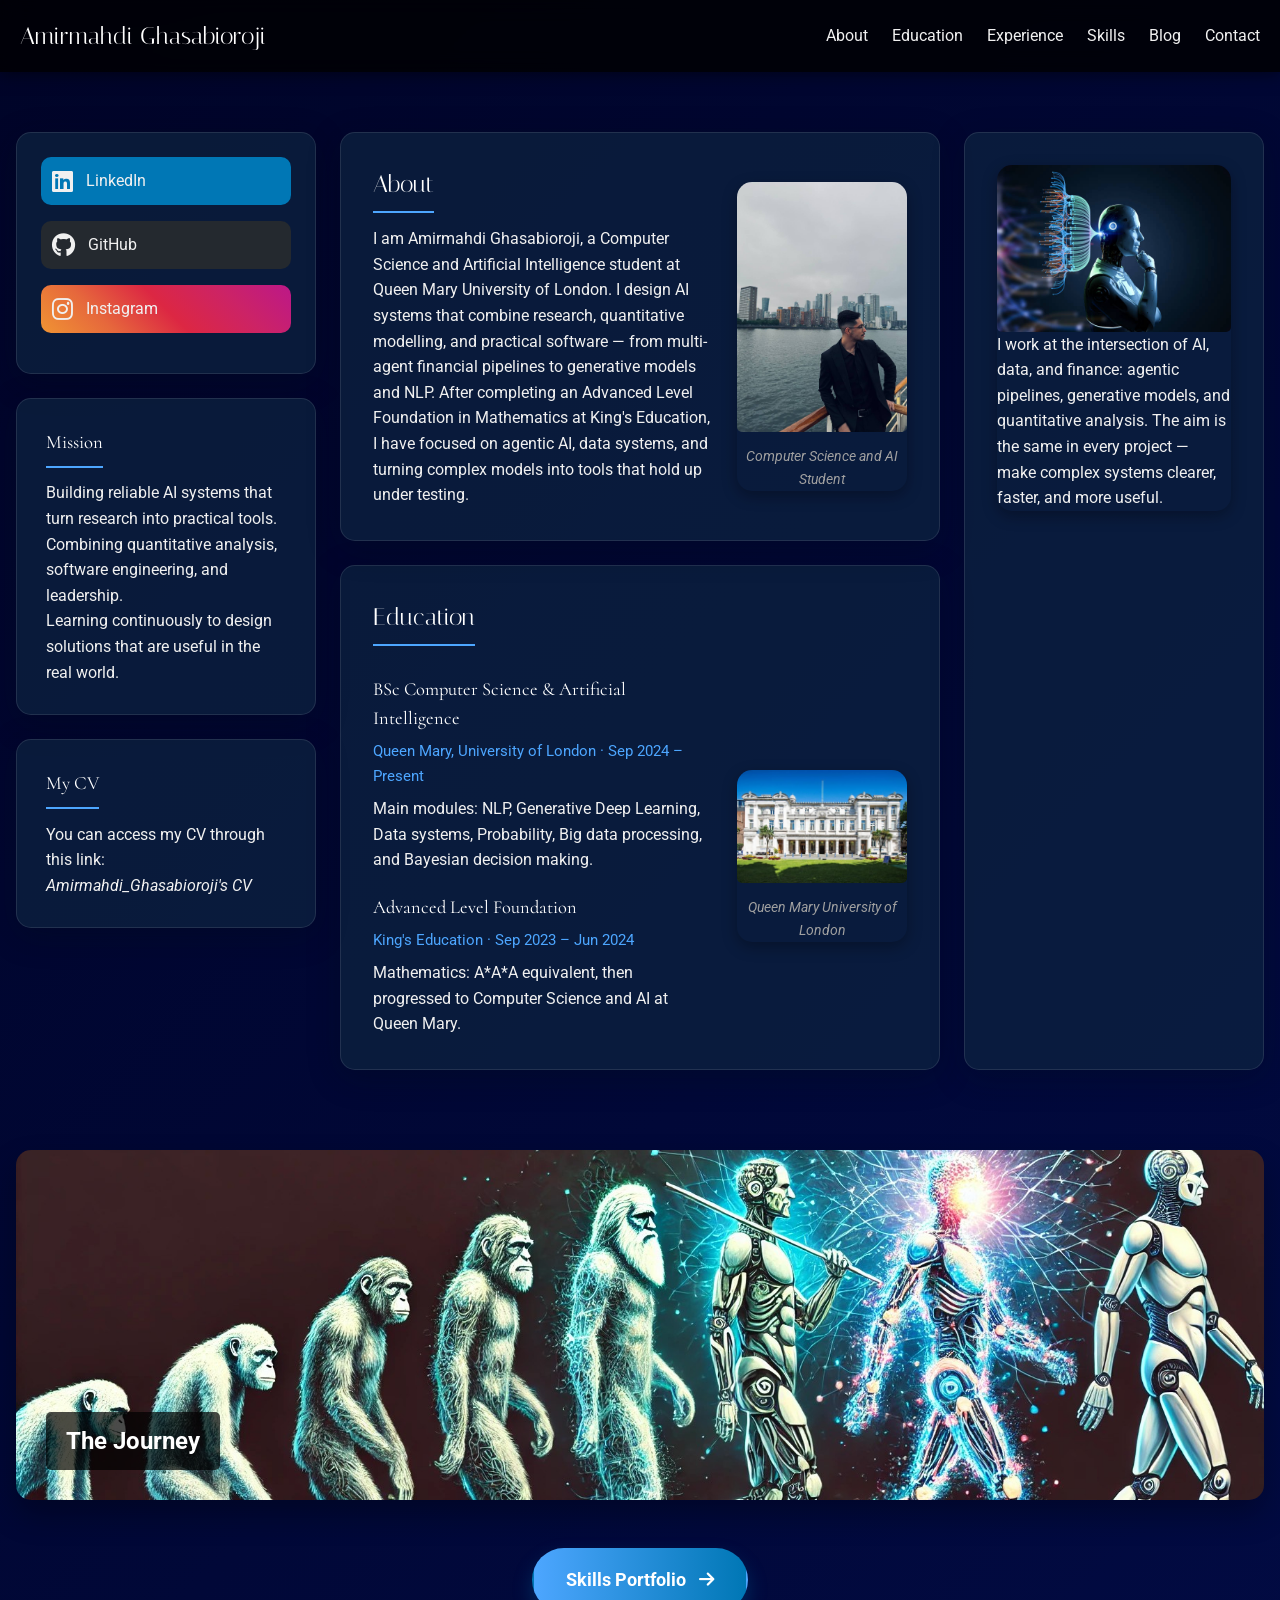
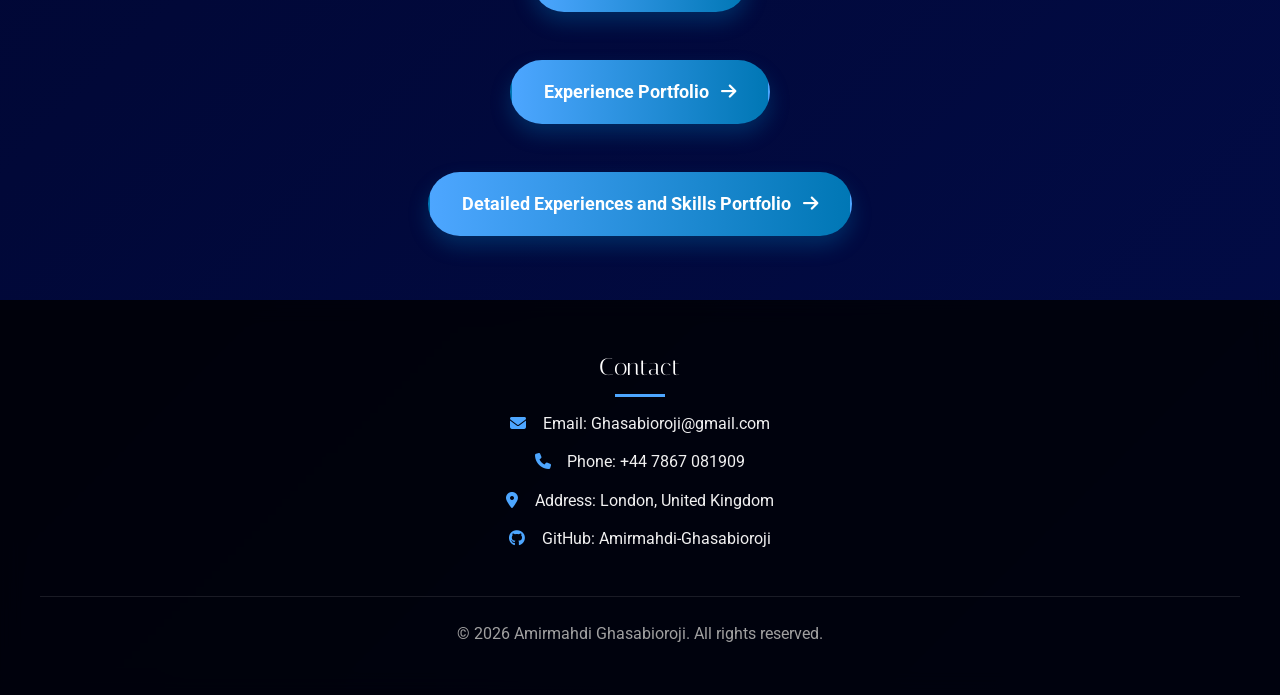
<file: index.html>
<!DOCTYPE html>
<html lang="en">
<head>
    <meta charset="UTF-8">
    <meta name="viewport" content="width=device-width, initial-scale=1.0">
    <title>Amirmahdi Ghasabioroji's Portfolio</title>
    <link rel="stylesheet" href="css/reset.css">
    <link rel="stylesheet" href="css/portfolio.css">
    <link rel="stylesheet" href="css/mobile.css">
    <link href="https://fonts.googleapis.com/css2?family=Italiana&display=swap" rel="stylesheet">
    <link href="https://fonts.googleapis.com/css2?family=Italiana&family=Roboto:ital,wght@0,100..900;1,100..900&display=swap" rel="stylesheet">
    <link href="https://fonts.googleapis.com/css2?family=Cormorant:ital,wght@0,300..700;1,300..700&family=Italiana&family=Roboto:ital,wght@0,100..900;1,100..900&display=swap" rel="stylesheet">
    <link rel="stylesheet" href="https://cdnjs.cloudflare.com/ajax/libs/font-awesome/6.5.1/css/all.min.css">
    <script src="nav.js"></script>
</head>
<body>
    <header class="header">
        <div class="logo">
            <h1>Amirmahdi Ghasabioroji</h1>
        </div>
        <input type="checkbox" id="nav-toggle" class="nav-toggle">
        <label for="nav-toggle" class="hamburger" aria-label="Open navigation">
            <span class="bar"></span>
            <span class="bar"></span>
            <span class="bar"></span>
        </label>
        <nav>
            <ul>
                <li><a href="#about">About</a></li>
                <li><a href="#education">Education</a></li>
                <li><a href="experience.html">Experience</a></li>
                <li><a href="skills.html">Skills</a></li>
                <li><a href="blog.html">Blog</a></li>
                <li><a href="#contact">Contact</a></li>
            </ul>
        </nav>
    </header>

    <main>
        <section id="hero" class="hero-section">
            <div class="grid-container">
                <div class="left-column">
                    <div class="social-links">
                        <a href="https://linkedin.com/in/amirmahdi-ghasabioroji" class="social-icon linkedin">
                            <i class="fab fa-linkedin"></i>
                            <span>LinkedIn</span>
                        </a>
                        <a href="https://github.com/Amirmahdi-Ghasabioroji" class="social-icon github">
                            <i class="fab fa-github"></i>
                            <span>GitHub</span>
                        </a>
                        <a href="https://instagram.com/amirghasabi_" class="social-icon instagram">
                            <i class="fab fa-instagram"></i>
                            <span>Instagram</span>
                        </a>
                    </div>
                    <div class="mission-box">
                        <h3>Mission</h3>
                        <p>
                            Building reliable AI systems that turn research into practical tools.<br>
                            Combining quantitative analysis, software engineering, and leadership.<br>
                            Learning continuously to design solutions that are useful in the real world.
                        </p>
                    </div>
                    <div class="mission-box">
                        <h3>My CV</h3>
                        <p>You can access my CV through this link: <a href="Amirmahdi Ghasabioroji.pdf"><em class="CV">Amirmahdi_Ghasabioroji's CV</em></a></p>
                    </div>
                </div>

                <div class="right-column">
                    <article class="about-me" id="about">
                        <div class="about-content">
                            <h2>About</h2>
                            <p>
                                I am Amirmahdi Ghasabioroji, a Computer Science and Artificial Intelligence student at Queen Mary University of London. I design AI systems that combine research, quantitative modelling, and practical software — from multi-agent financial pipelines to generative models and NLP.
                                After completing an Advanced Level Foundation in Mathematics at King's Education, I have focused on agentic AI, data systems, and turning complex models into tools that hold up under testing.
                            </p>
                        </div>
                        <div class="profile-image">
                            <figure>
                                <img src="images/amir.jpg" alt="Amirmahdi Ghasabioroji">
                                <figcaption>Computer Science and AI Student</figcaption>
                            </figure>
                        </div>
                    </article>

                    <div class="education-box" id="education">
                        <h2>Education</h2>
                        <div class="education-content">
                            <div class="education-text">
                                <div class="education-entry">
                                    <h3>BSc Computer Science &amp; Artificial Intelligence</h3>
                                    <p class="education-meta">Queen Mary, University of London · Sep 2024 – Present</p>
                                    <p>Main modules: NLP, Generative Deep Learning, Data systems, Probability, Big data processing, and Bayesian decision making.</p>
                                </div>
                                <div class="education-entry">
                                    <h3>Advanced Level Foundation</h3>
                                    <p class="education-meta">King's Education · Sep 2023 – Jun 2024</p>
                                    <p>Mathematics: A*A*A equivalent, then progressed to Computer Science and AI at Queen Mary.</p>
                                </div>
                            </div>
                            <div class="education-image">
                                <figure>
                                    <img src="images/qmul.jpg" alt="Queen Mary University of London">
                                    <figcaption>Queen Mary University of London</figcaption>
                                </figure>
                            </div>
                        </div>
                    </div>
                </div>

                <aside class="blog-sidebar">
                    <div class="sidebar-image">
                        <img src="images/robot.jpg" alt="AI and machine learning">
                        <p>
                            I work at the intersection of AI, data, and finance: agentic pipelines, generative models, and quantitative analysis.
                            The aim is the same in every project — make complex systems clearer, faster, and more useful.
                        </p>
                    </div>
                </aside>
            </div>
            <div class="photo-break">
                <img src="images/AI.jpg" alt="The Journey">
            </div>
        </section>

        <section>
            <div class="portfolio-button-container">
                <a href="skills.html" class="portfolio-button">
                    <span>Skills Portfolio</span>
                    <i class="fas fa-arrow-right"></i>
                </a>
            </div>
        </section>

        <section>
            <div class="portfolio-button-container">
                <a href="experience.html" class="portfolio-button">
                    <span>Experience Portfolio</span>
                    <i class="fas fa-arrow-right"></i>
                </a>
            </div>
        </section>

        <section>
            <div class="portfolio-button-container">
                <a href="detailed-portfolio.html" class="portfolio-button">
                    <span>Detailed Experiences and Skills Portfolio</span>
                    <i class="fas fa-arrow-right"></i>
                </a>
            </div>
        </section>
    </main>

    <footer id="contact">
        <div class="footer-content">
            <div class="contact-info">
                <h2>Contact</h2>
                <p><i class="fas fa-envelope"></i> Email: Ghasabioroji@gmail.com</p>
                <p><i class="fas fa-phone"></i> Phone: +44 7867 081909</p>
                <p><i class="fas fa-map-marker-alt"></i> Address: London, United Kingdom</p>
                <p><i class="fab fa-github"></i> GitHub: <a href="https://github.com/Amirmahdi-Ghasabioroji">Amirmahdi-Ghasabioroji</a></p>
            </div>
            <div class="copyright">
                <p>&copy; 2026 Amirmahdi Ghasabioroji. All rights reserved.</p>
            </div>
        </div>
    </footer>
</body>
</html>
</file>
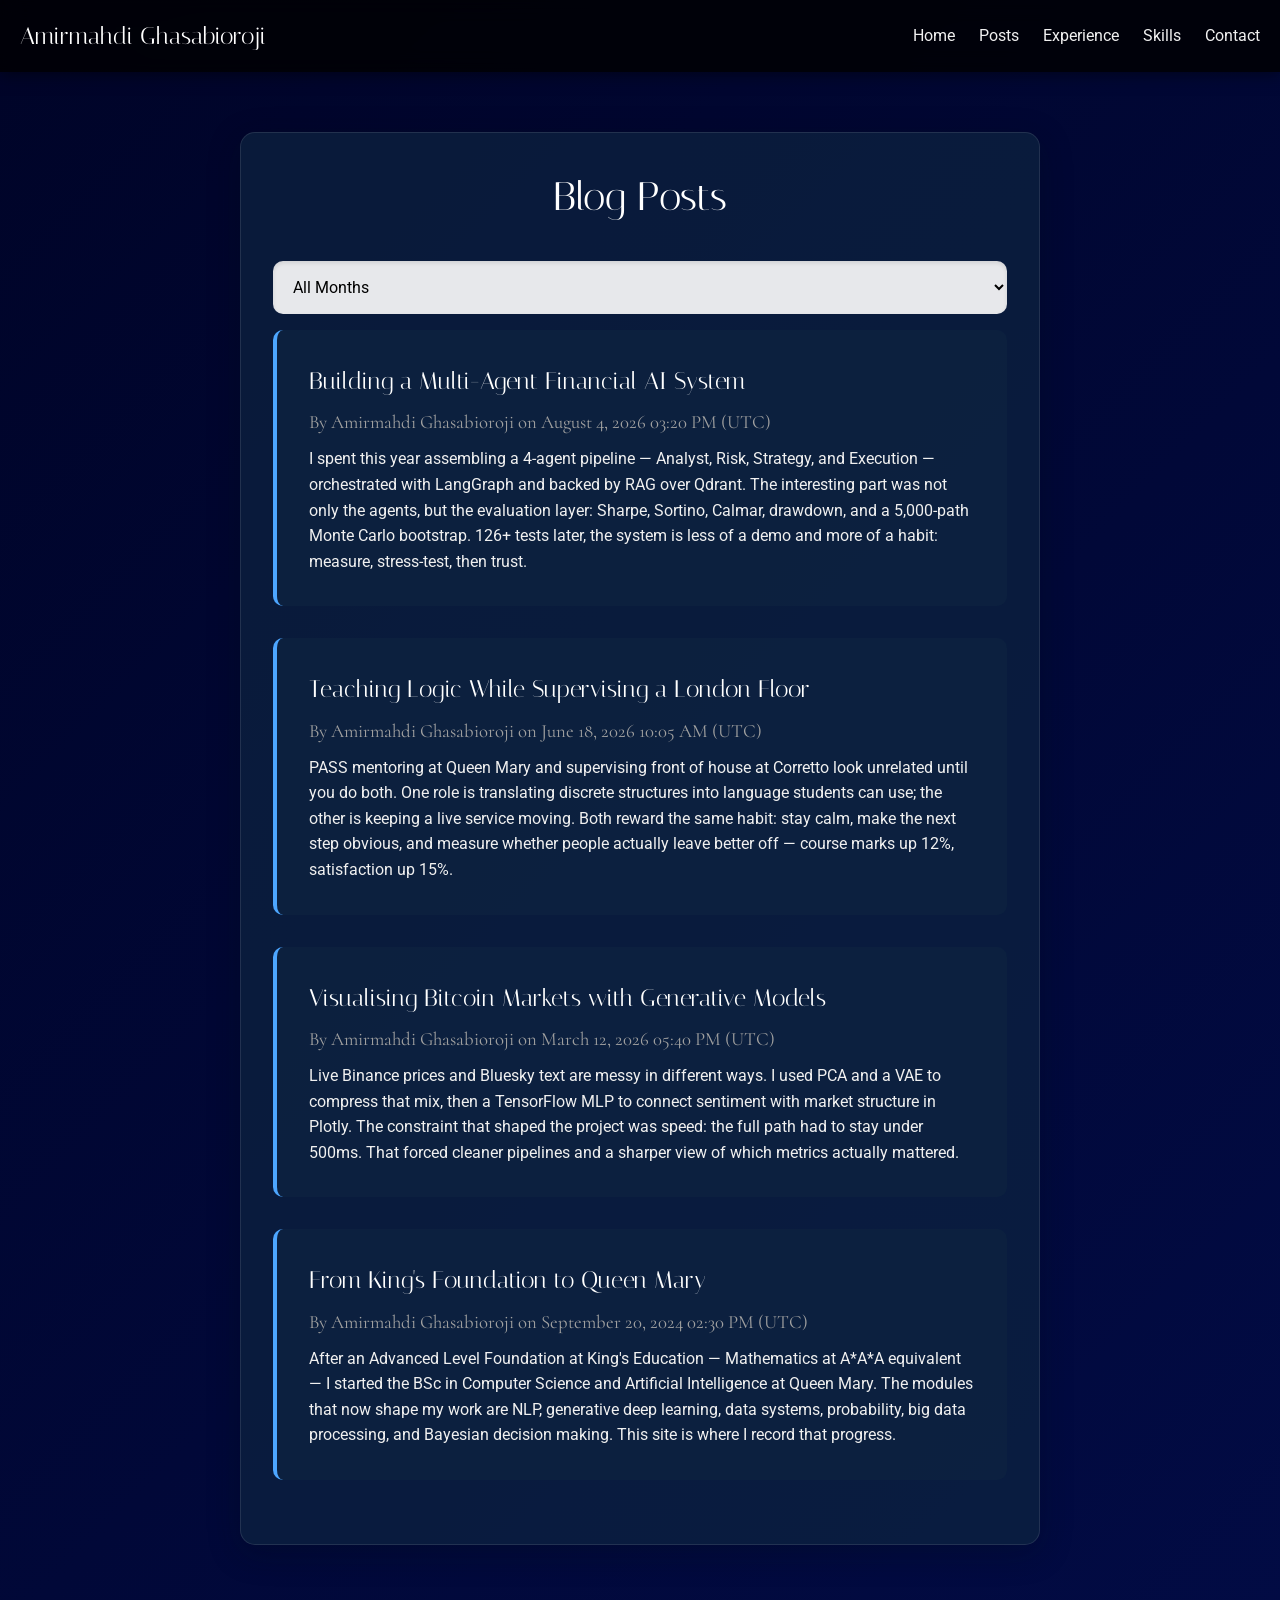
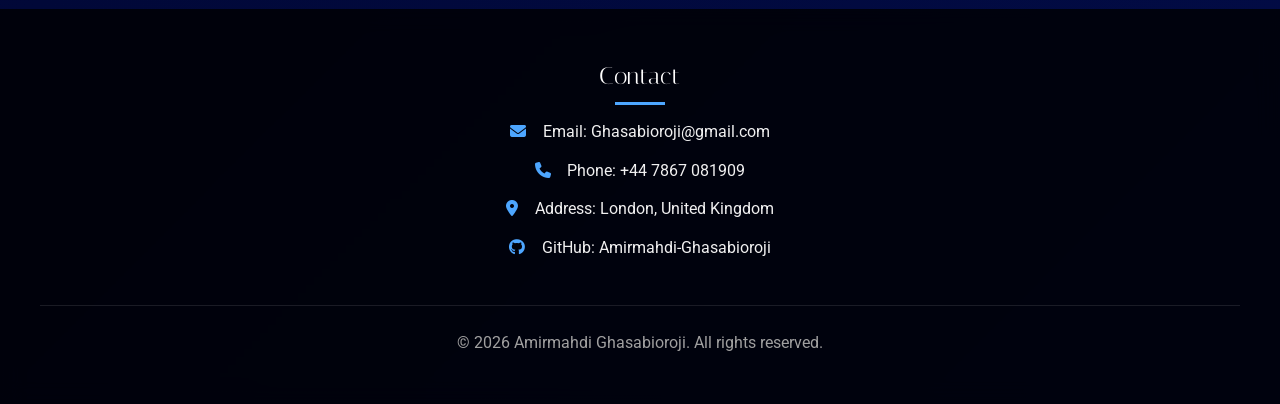
<file: blog.html>
<!DOCTYPE html>
<html lang="en">
<head>
    <meta charset="UTF-8">
    <meta name="viewport" content="width=device-width, initial-scale=1.0">
    <title>Blog Posts - Amirmahdi Ghasabioroji</title>
    <link rel="stylesheet" href="css/reset.css">
    <link rel="stylesheet" href="css/portfolio.css">
    <link rel="stylesheet" href="css/addpost.css">
    <link rel="stylesheet" href="css/blog.css">
    <link rel="stylesheet" href="css/mobile.css">
    <link href="https://fonts.googleapis.com/css2?family=Italiana&display=swap" rel="stylesheet">
    <link href="https://fonts.googleapis.com/css2?family=Italiana&family=Roboto:ital,wght@0,100..900;1,100..900&display=swap" rel="stylesheet">
    <link href="https://fonts.googleapis.com/css2?family=Cormorant:ital,wght@0,300..700;1,300..700&family=Italiana&family=Roboto:ital,wght@0,100..900;1,100..900&display=swap" rel="stylesheet">
    <link rel="stylesheet" href="https://cdnjs.cloudflare.com/ajax/libs/font-awesome/6.5.1/css/all.min.css">
    <script src="nav.js"></script>
    <script src="blog.js"></script>
</head>
<body>
    <header class="header">
        <div class="logo">
            <h1>Amirmahdi Ghasabioroji</h1>
        </div>
        <input type="checkbox" id="nav-toggle" class="nav-toggle">
        <label for="nav-toggle" class="hamburger" aria-label="Open navigation">
            <span class="bar"></span>
            <span class="bar"></span>
            <span class="bar"></span>
        </label>
        <nav>
            <ul>
                <li><a href="index.html">Home</a></li>
                <li><a href="#blog">Posts</a></li>
                <li><a href="experience.html">Experience</a></li>
                <li><a href="skills.html">Skills</a></li>
                <li><a href="#contact">Contact</a></li>
            </ul>
        </nav>
    </header>

    <main>
        <section class="hero-section">
            <div class="blog-form-container">
                <h1 class="form-title" id="blog">Blog Posts</h1>

                <div class="form-field">
                    <label for="month-filter" class="visually-hidden">Filter posts by month</label>
                    <select id="month-filter" name="month" class="form-control">
                        <option value="all" selected>All Months</option>
                        <option value="Aug">Aug</option>
                        <option value="Jun">Jun</option>
                        <option value="Mar">Mar</option>
                        <option value="Sep">Sep</option>
                    </select>
                </div>

                <div class="blog-post" data-month="Aug">
                    <h2>Building a Multi-Agent Financial AI System</h2>
                    <h3 class="post-meta">
                        By Amirmahdi Ghasabioroji
                        on August 4, 2026 03:20 PM (UTC)
                    </h3>
                    <div class="post-content">
                        I spent this year assembling a 4-agent pipeline — Analyst, Risk, Strategy, and Execution — orchestrated with LangGraph and backed by RAG over Qdrant. The interesting part was not only the agents, but the evaluation layer: Sharpe, Sortino, Calmar, drawdown, and a 5,000-path Monte Carlo bootstrap. 126+ tests later, the system is less of a demo and more of a habit: measure, stress-test, then trust.
                    </div>
                </div>

                <div class="blog-post" data-month="Jun">
                    <h2>Teaching Logic While Supervising a London Floor</h2>
                    <h3 class="post-meta">
                        By Amirmahdi Ghasabioroji
                        on June 18, 2026 10:05 AM (UTC)
                    </h3>
                    <div class="post-content">
                        PASS mentoring at Queen Mary and supervising front of house at Corretto look unrelated until you do both. One role is translating discrete structures into language students can use; the other is keeping a live service moving. Both reward the same habit: stay calm, make the next step obvious, and measure whether people actually leave better off — course marks up 12%, satisfaction up 15%.
                    </div>
                </div>

                <div class="blog-post" data-month="Mar">
                    <h2>Visualising Bitcoin Markets with Generative Models</h2>
                    <h3 class="post-meta">
                        By Amirmahdi Ghasabioroji
                        on March 12, 2026 05:40 PM (UTC)
                    </h3>
                    <div class="post-content">
                        Live Binance prices and Bluesky text are messy in different ways. I used PCA and a VAE to compress that mix, then a TensorFlow MLP to connect sentiment with market structure in Plotly. The constraint that shaped the project was speed: the full path had to stay under 500ms. That forced cleaner pipelines and a sharper view of which metrics actually mattered.
                    </div>
                </div>

                <div class="blog-post" data-month="Sep">
                    <h2>From King's Foundation to Queen Mary</h2>
                    <h3 class="post-meta">
                        By Amirmahdi Ghasabioroji
                        on September 20, 2024 02:30 PM (UTC)
                    </h3>
                    <div class="post-content">
                        After an Advanced Level Foundation at King's Education — Mathematics at A*A*A equivalent — I started the BSc in Computer Science and Artificial Intelligence at Queen Mary. The modules that now shape my work are NLP, generative deep learning, data systems, probability, big data processing, and Bayesian decision making. This site is where I record that progress.
                    </div>
                </div>

                <p class="no-posts" hidden>No blog posts found.</p>
            </div>
        </section>
    </main>

    <footer id="contact">
        <div class="footer-content">
            <div class="contact-info">
                <h2>Contact</h2>
                <p><i class="fas fa-envelope"></i> Email: Ghasabioroji@gmail.com</p>
                <p><i class="fas fa-phone"></i> Phone: +44 7867 081909</p>
                <p><i class="fas fa-map-marker-alt"></i> Address: London, United Kingdom</p>
                <p><i class="fab fa-github"></i> GitHub: <a href="https://github.com/Amirmahdi-Ghasabioroji">Amirmahdi-Ghasabioroji</a></p>
            </div>
            <div class="copyright">
                <p>&copy; 2026 Amirmahdi Ghasabioroji. All rights reserved.</p>
            </div>
        </div>
    </footer>
</body>
</html>
</file>
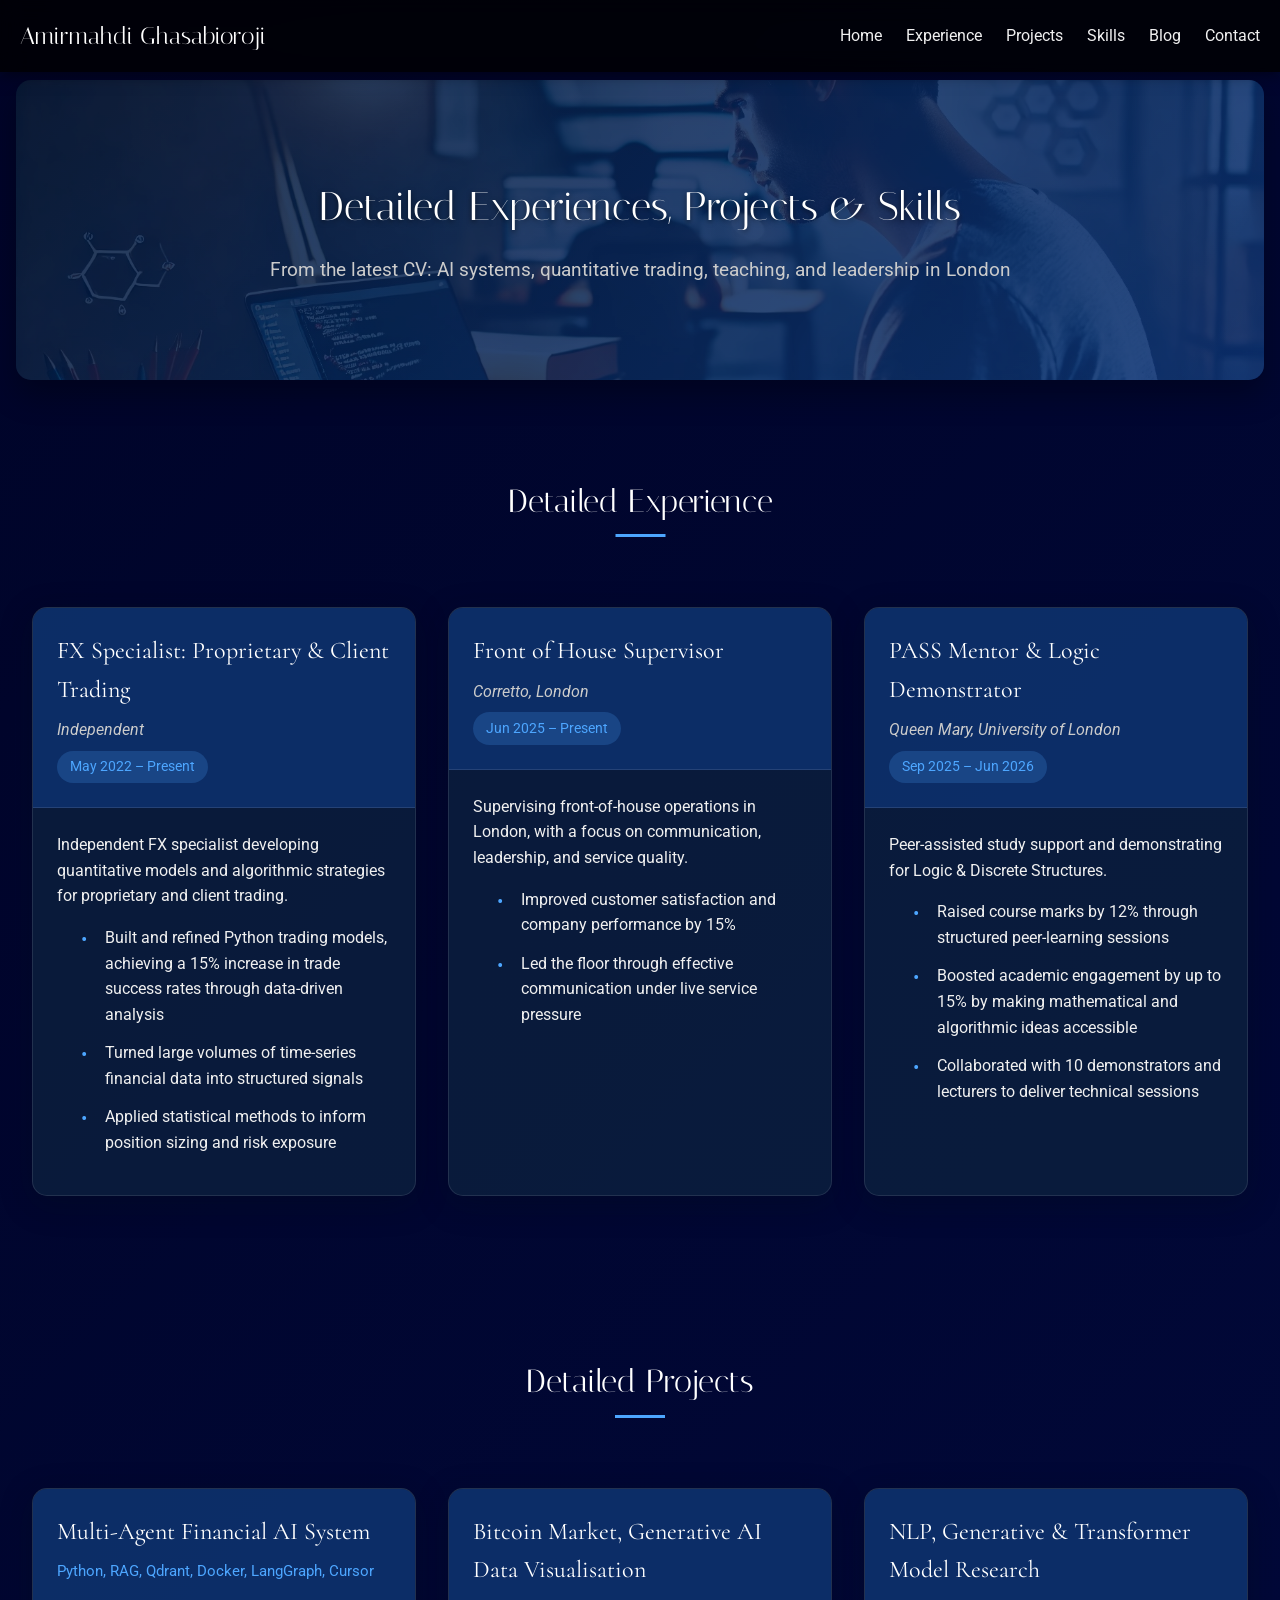
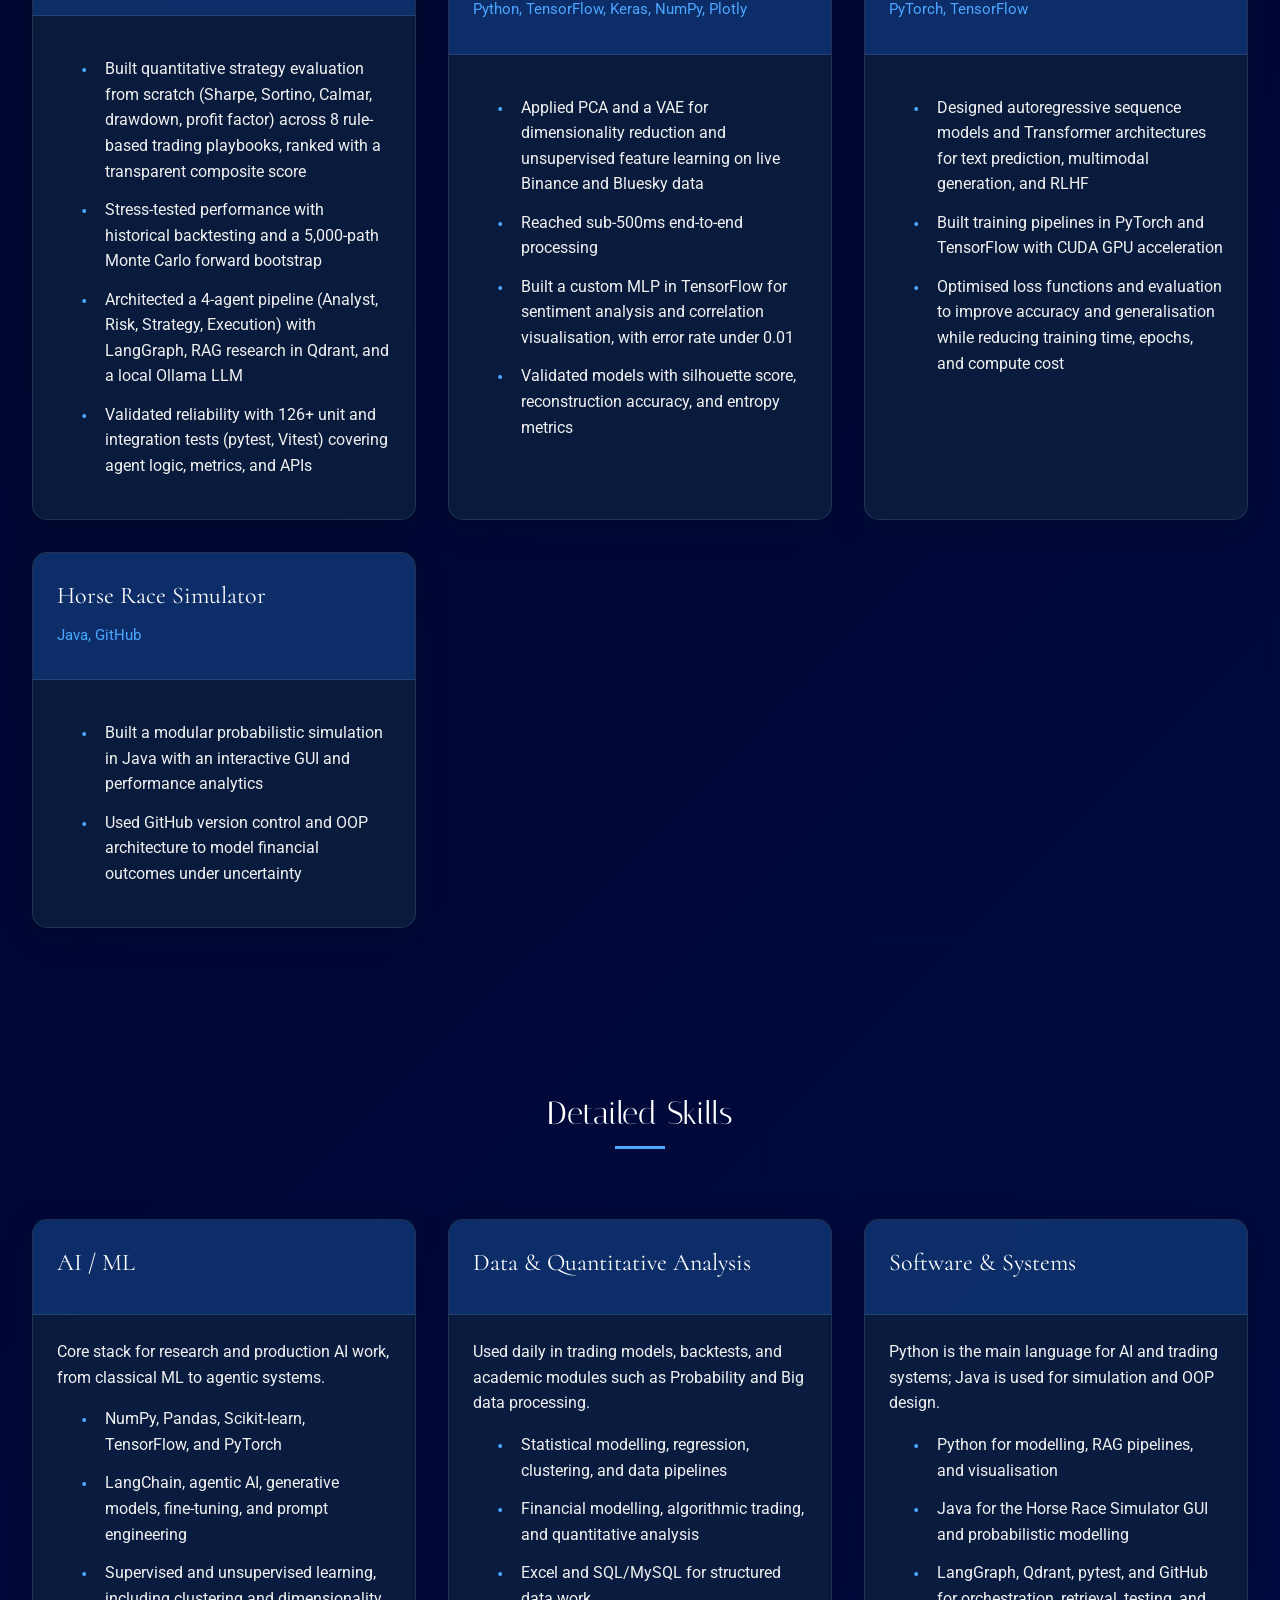
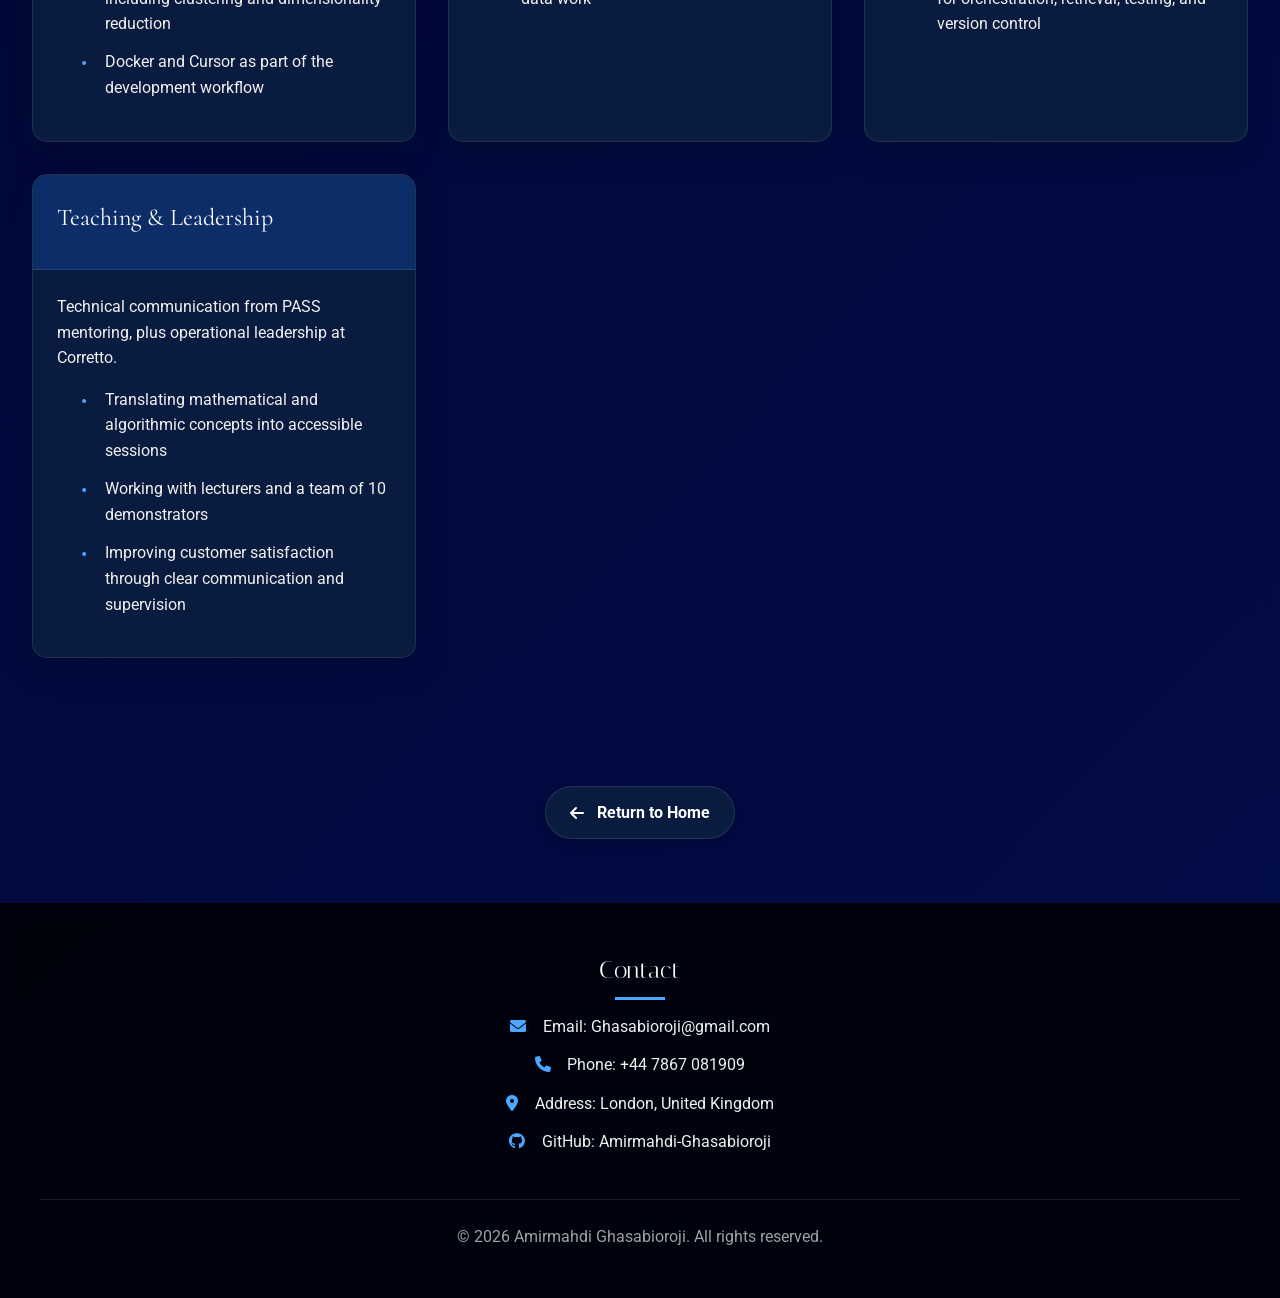
<file: detailed-portfolio.html>
<!DOCTYPE html>
<html lang="en">
<head>
    <meta charset="UTF-8">
    <meta name="viewport" content="width=device-width, initial-scale=1.0">
    <title>Detailed Portfolio - Amirmahdi Ghasabioroji</title>
    <link rel="stylesheet" href="css/reset.css">
    <link rel="stylesheet" href="css/portfolio.css">
    <link rel="stylesheet" href="css/detailed-portfolio.css">
    <link rel="stylesheet" href="css/mobile.css">
    <link href="https://fonts.googleapis.com/css2?family=Italiana&display=swap" rel="stylesheet">
    <link href="https://fonts.googleapis.com/css2?family=Italiana&family=Roboto:ital,wght@0,100..900;1,100..900&display=swap" rel="stylesheet">
    <link href="https://fonts.googleapis.com/css2?family=Cormorant:ital,wght@0,300..700;1,300..700&family=Italiana&family=Roboto:ital,wght@0,100..900;1,100..900&display=swap" rel="stylesheet">
    <link rel="stylesheet" href="https://cdnjs.cloudflare.com/ajax/libs/font-awesome/6.0.0/css/all.min.css">
    <script src="nav.js"></script>
</head>
<body>
    <header class="header">
        <div class="logo">
            <h1>Amirmahdi Ghasabioroji</h1>
        </div>
        <input type="checkbox" id="nav-toggle" class="nav-toggle">
        <label for="nav-toggle" class="hamburger" aria-label="Open navigation">
            <span class="bar"></span>
            <span class="bar"></span>
            <span class="bar"></span>
        </label>
        <nav>
            <ul>
                <li><a href="index.html">Home</a></li>
                <li><a href="#detailed-experience">Experience</a></li>
                <li><a href="#detailed-projects">Projects</a></li>
                <li><a href="#detailed-skills">Skills</a></li>
                <li><a href="blog.html">Blog</a></li>
                <li><a href="#contact">Contact</a></li>
            </ul>
        </nav>
    </header>

    <main>
        <section class="hero-banner">
            <div class="overlay">
                <h1>Detailed Experiences, Projects &amp; Skills</h1>
                <p>From the latest CV: AI systems, quantitative trading, teaching, and leadership in London</p>
            </div>
        </section>

        <section id="detailed-experience" class="detailed-section">
            <h2>Detailed Experience</h2>
            <div class="experience-grid">
                <div class="experience-card">
                    <div class="experience-header">
                        <h3>FX Specialist: Proprietary &amp; Client Trading</h3>
                        <span class="company">Independent</span>
                        <span class="date">May 2022 – Present</span>
                    </div>
                    <div class="experience-content">
                        <p>Independent FX specialist developing quantitative models and algorithmic strategies for proprietary and client trading.</p>
                        <ul>
                            <li>Built and refined Python trading models, achieving a 15% increase in trade success rates through data-driven analysis</li>
                            <li>Turned large volumes of time-series financial data into structured signals</li>
                            <li>Applied statistical methods to inform position sizing and risk exposure</li>
                        </ul>
                    </div>
                </div>

                <div class="experience-card">
                    <div class="experience-header">
                        <h3>Front of House Supervisor</h3>
                        <span class="company">Corretto, London</span>
                        <span class="date">Jun 2025 – Present</span>
                    </div>
                    <div class="experience-content">
                        <p>Supervising front-of-house operations in London, with a focus on communication, leadership, and service quality.</p>
                        <ul>
                            <li>Improved customer satisfaction and company performance by 15%</li>
                            <li>Led the floor through effective communication under live service pressure</li>
                        </ul>
                    </div>
                </div>

                <div class="experience-card">
                    <div class="experience-header">
                        <h3>PASS Mentor &amp; Logic Demonstrator</h3>
                        <span class="company">Queen Mary, University of London</span>
                        <span class="date">Sep 2025 – Jun 2026</span>
                    </div>
                    <div class="experience-content">
                        <p>Peer-assisted study support and demonstrating for Logic &amp; Discrete Structures.</p>
                        <ul>
                            <li>Raised course marks by 12% through structured peer-learning sessions</li>
                            <li>Boosted academic engagement by up to 15% by making mathematical and algorithmic ideas accessible</li>
                            <li>Collaborated with 10 demonstrators and lecturers to deliver technical sessions</li>
                        </ul>
                    </div>
                </div>
            </div>
        </section>

        <section id="detailed-projects" class="detailed-section">
            <h2>Detailed Projects</h2>
            <div class="experience-grid">
                <div class="experience-card">
                    <div class="experience-header">
                        <h3>Multi-Agent Financial AI System</h3>
                        <span class="project-tech">Python, RAG, Qdrant, Docker, LangGraph, Cursor</span>
                    </div>
                    <div class="experience-content">
                        <ul>
                            <li>Built quantitative strategy evaluation from scratch (Sharpe, Sortino, Calmar, drawdown, profit factor) across 8 rule-based trading playbooks, ranked with a transparent composite score</li>
                            <li>Stress-tested performance with historical backtesting and a 5,000-path Monte Carlo forward bootstrap</li>
                            <li>Architected a 4-agent pipeline (Analyst, Risk, Strategy, Execution) with LangGraph, RAG research in Qdrant, and a local Ollama LLM</li>
                            <li>Validated reliability with 126+ unit and integration tests (pytest, Vitest) covering agent logic, metrics, and APIs</li>
                        </ul>
                    </div>
                </div>

                <div class="experience-card">
                    <div class="experience-header">
                        <h3>Bitcoin Market, Generative AI Data Visualisation</h3>
                        <span class="project-tech">Python, TensorFlow, Keras, NumPy, Plotly</span>
                    </div>
                    <div class="experience-content">
                        <ul>
                            <li>Applied PCA and a VAE for dimensionality reduction and unsupervised feature learning on live Binance and Bluesky data</li>
                            <li>Reached sub-500ms end-to-end processing</li>
                            <li>Built a custom MLP in TensorFlow for sentiment analysis and correlation visualisation, with error rate under 0.01</li>
                            <li>Validated models with silhouette score, reconstruction accuracy, and entropy metrics</li>
                        </ul>
                    </div>
                </div>

                <div class="experience-card">
                    <div class="experience-header">
                        <h3>NLP, Generative &amp; Transformer Model Research</h3>
                        <span class="project-tech">PyTorch, TensorFlow</span>
                    </div>
                    <div class="experience-content">
                        <ul>
                            <li>Designed autoregressive sequence models and Transformer architectures for text prediction, multimodal generation, and RLHF</li>
                            <li>Built training pipelines in PyTorch and TensorFlow with CUDA GPU acceleration</li>
                            <li>Optimised loss functions and evaluation to improve accuracy and generalisation while reducing training time, epochs, and compute cost</li>
                        </ul>
                    </div>
                </div>

                <div class="experience-card">
                    <div class="experience-header">
                        <h3>Horse Race Simulator</h3>
                        <span class="project-tech">Java, GitHub</span>
                    </div>
                    <div class="experience-content">
                        <ul>
                            <li>Built a modular probabilistic simulation in Java with an interactive GUI and performance analytics</li>
                            <li>Used GitHub version control and OOP architecture to model financial outcomes under uncertainty</li>
                        </ul>
                    </div>
                </div>
            </div>
        </section>

        <section id="detailed-skills" class="detailed-section">
            <h2>Detailed Skills</h2>
            <div class="skills-grid">
                <div class="skill-card">
                    <div class="skill-header">
                        <h3>AI / ML</h3>
                    </div>
                    <div class="skill-content">
                        <p>Core stack for research and production AI work, from classical ML to agentic systems.</p>
                        <ul>
                            <li>NumPy, Pandas, Scikit-learn, TensorFlow, and PyTorch</li>
                            <li>LangChain, agentic AI, generative models, fine-tuning, and prompt engineering</li>
                            <li>Supervised and unsupervised learning, including clustering and dimensionality reduction</li>
                            <li>Docker and Cursor as part of the development workflow</li>
                        </ul>
                    </div>
                </div>

                <div class="skill-card">
                    <div class="skill-header">
                        <h3>Data &amp; Quantitative Analysis</h3>
                    </div>
                    <div class="skill-content">
                        <p>Used daily in trading models, backtests, and academic modules such as Probability and Big data processing.</p>
                        <ul>
                            <li>Statistical modelling, regression, clustering, and data pipelines</li>
                            <li>Financial modelling, algorithmic trading, and quantitative analysis</li>
                            <li>Excel and SQL/MySQL for structured data work</li>
                        </ul>
                    </div>
                </div>

                <div class="skill-card">
                    <div class="skill-header">
                        <h3>Software &amp; Systems</h3>
                    </div>
                    <div class="skill-content">
                        <p>Python is the main language for AI and trading systems; Java is used for simulation and OOP design.</p>
                        <ul>
                            <li>Python for modelling, RAG pipelines, and visualisation</li>
                            <li>Java for the Horse Race Simulator GUI and probabilistic modelling</li>
                            <li>LangGraph, Qdrant, pytest, and GitHub for orchestration, retrieval, testing, and version control</li>
                        </ul>
                    </div>
                </div>

                <div class="skill-card">
                    <div class="skill-header">
                        <h3>Teaching &amp; Leadership</h3>
                    </div>
                    <div class="skill-content">
                        <p>Technical communication from PASS mentoring, plus operational leadership at Corretto.</p>
                        <ul>
                            <li>Translating mathematical and algorithmic concepts into accessible sessions</li>
                            <li>Working with lecturers and a team of 10 demonstrators</li>
                            <li>Improving customer satisfaction through clear communication and supervision</li>
                        </ul>
                    </div>
                </div>
            </div>
        </section>

        <div class="return-home">
            <a href="index.html" class="return-button">
                <i class="fas fa-arrow-left"></i>
                <span>Return to Home</span>
            </a>
        </div>
    </main>

    <footer id="contact">
        <div class="footer-content">
            <div class="contact-info">
                <h2>Contact</h2>
                <p><i class="fas fa-envelope"></i> Email: Ghasabioroji@gmail.com</p>
                <p><i class="fas fa-phone"></i> Phone: +44 7867 081909</p>
                <p><i class="fas fa-map-marker-alt"></i> Address: London, United Kingdom</p>
                <p><i class="fab fa-github"></i> GitHub: <a href="https://github.com/Amirmahdi-Ghasabioroji">Amirmahdi-Ghasabioroji</a></p>
            </div>
            <div class="copyright">
                <p>&copy; 2026 Amirmahdi Ghasabioroji. All rights reserved.</p>
            </div>
        </div>
    </footer>
</body>
</html>
</file>
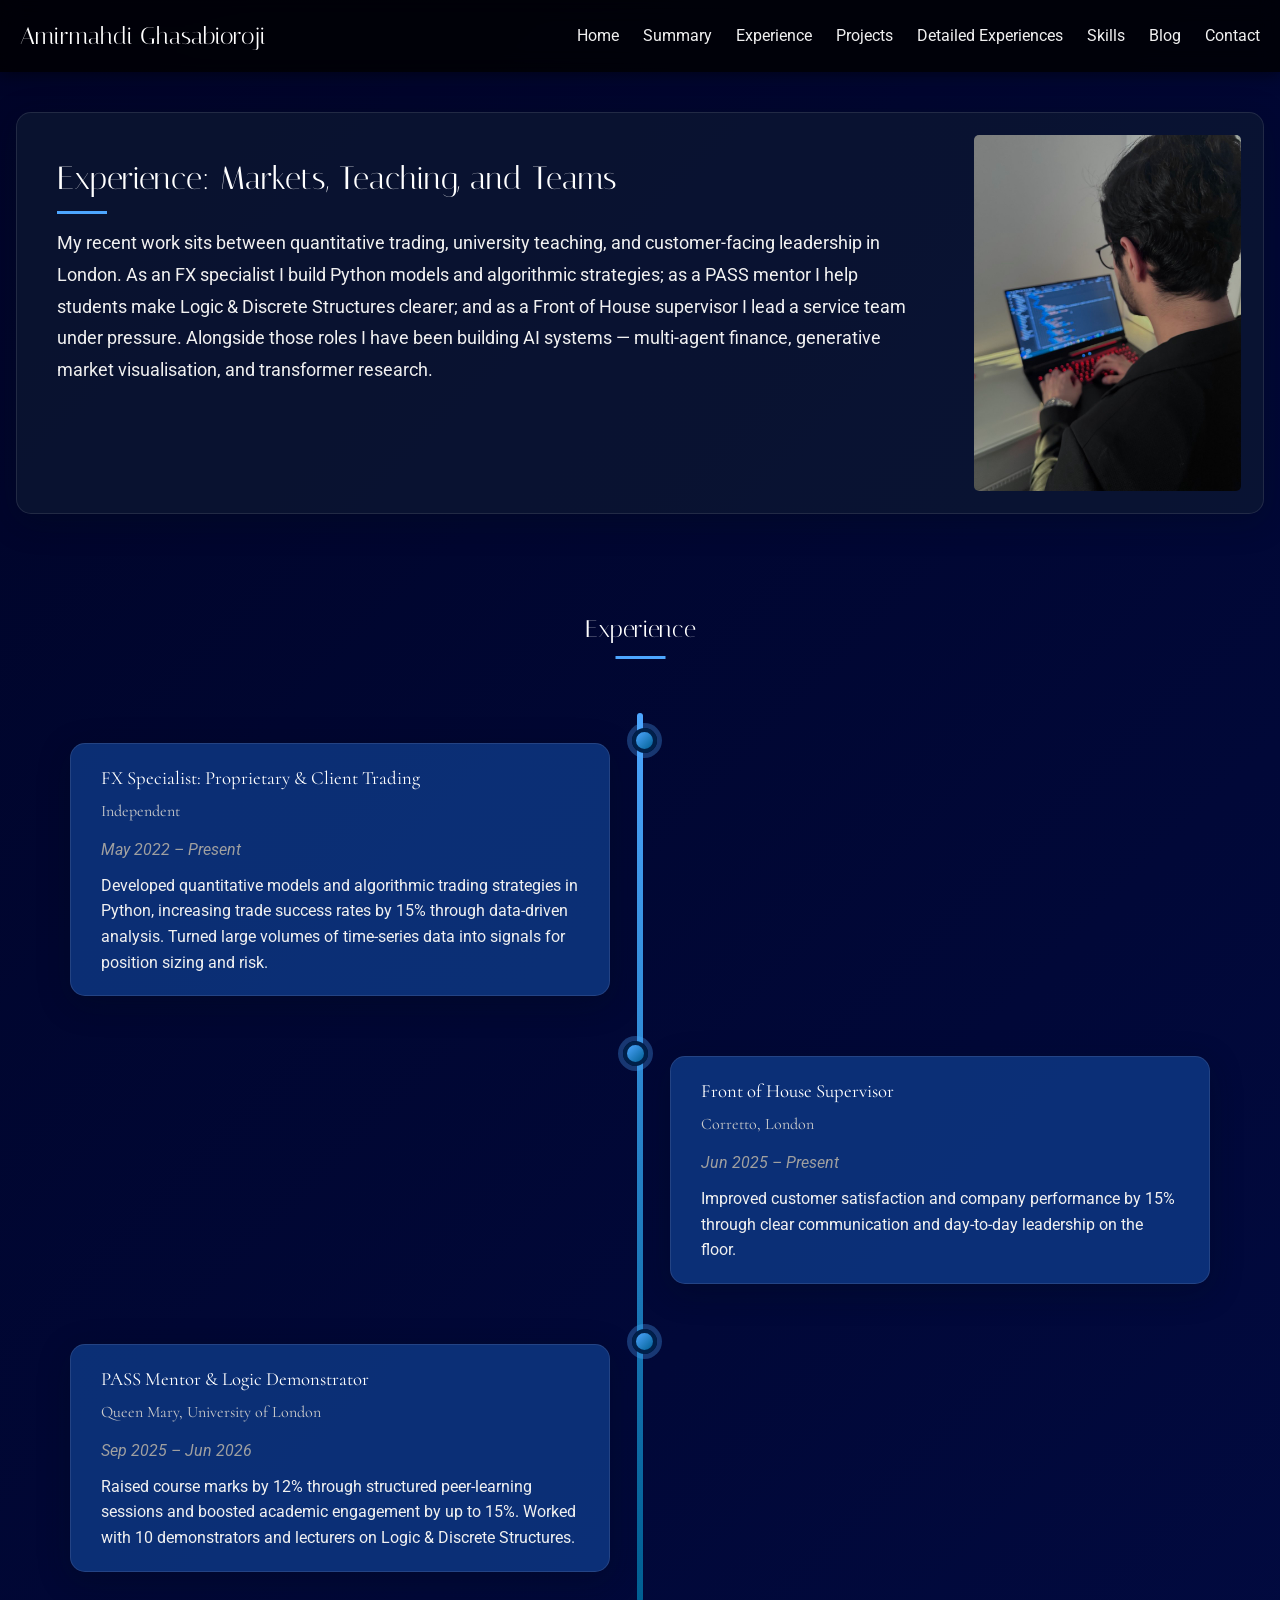
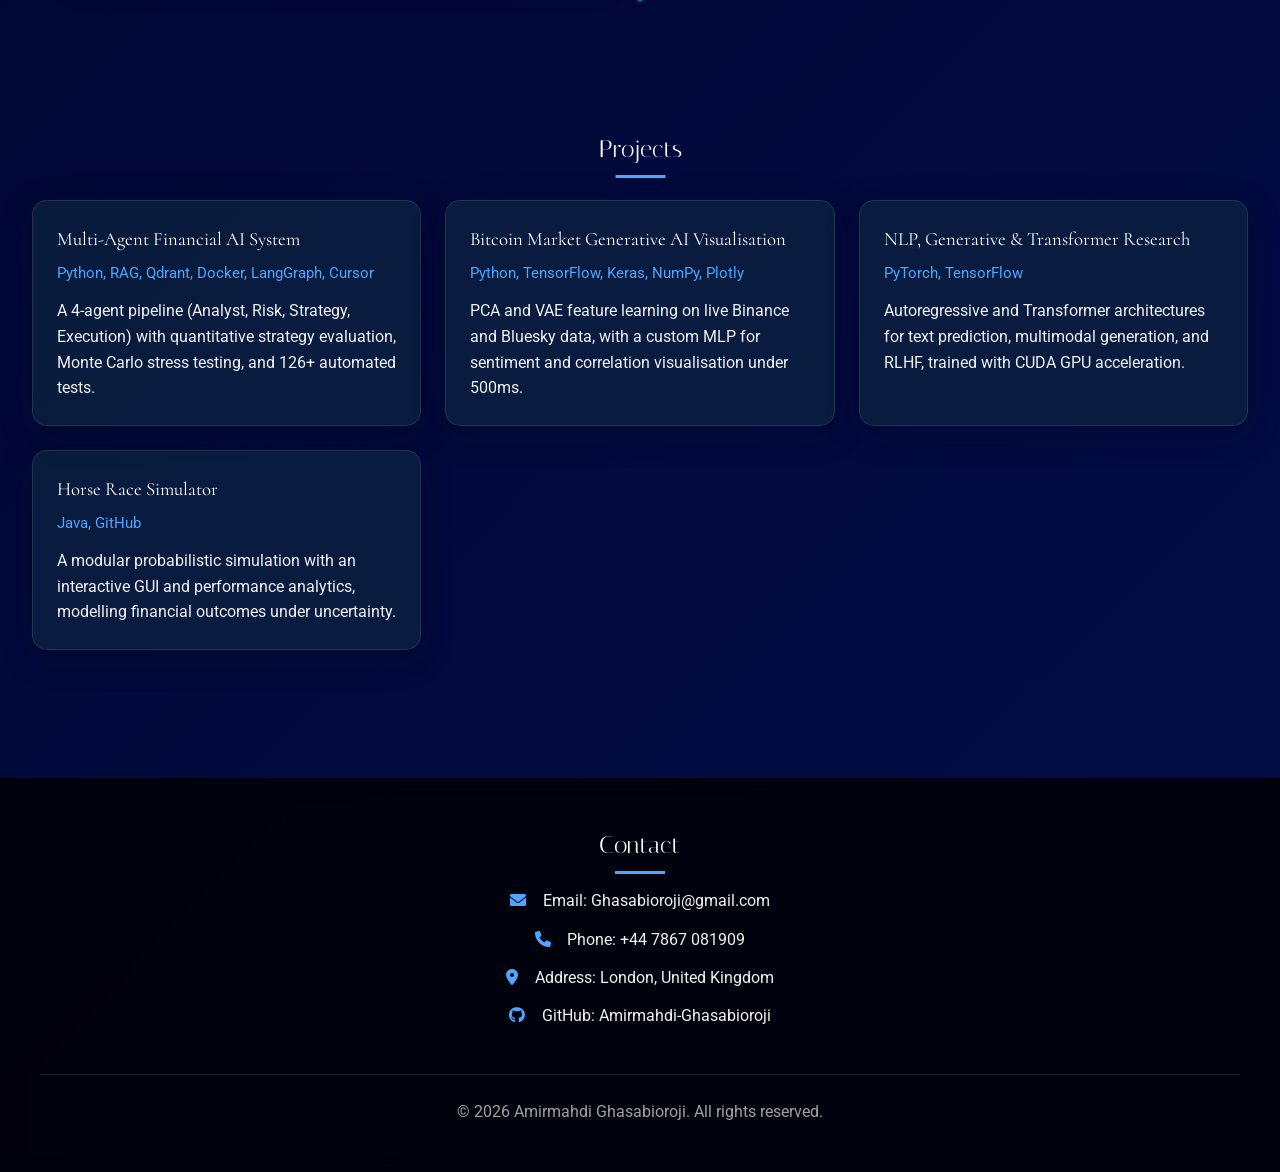
<file: experience.html>
<!DOCTYPE html>
<html lang="en">
<head>
    <meta charset="UTF-8">
    <meta name="viewport" content="width=device-width, initial-scale=1.0">
    <title>Experiences - Amirmahdi Ghasabioroji</title>
    <link rel="stylesheet" href="css/reset.css">
    <link rel="stylesheet" href="css/portfolio.css">
    <link rel="stylesheet" href="css/experience.css">
    <link rel="stylesheet" href="css/mobile.css">
    <link href="https://fonts.googleapis.com/css2?family=Italiana&display=swap" rel="stylesheet">
    <link href="https://fonts.googleapis.com/css2?family=Italiana&family=Roboto:ital,wght@0,100..900;1,100..900&display=swap" rel="stylesheet">
    <link href="https://fonts.googleapis.com/css2?family=Cormorant:ital,wght@0,300..700;1,300..700&family=Italiana&family=Roboto:ital,wght@0,100..900;1,100..900&display=swap" rel="stylesheet">
    <link rel="stylesheet" href="https://cdnjs.cloudflare.com/ajax/libs/font-awesome/6.0.0/css/all.min.css">
    <script src="nav.js"></script>
</head>
<body>
    <header class="header">
        <div class="logo">
            <h1>Amirmahdi Ghasabioroji</h1>
        </div>
        <input type="checkbox" id="nav-toggle" class="nav-toggle">
        <label for="nav-toggle" class="hamburger" aria-label="Open navigation">
            <span class="bar"></span>
            <span class="bar"></span>
            <span class="bar"></span>
        </label>
        <nav>
            <ul>
                <li><a href="index.html">Home</a></li>
                <li><a href="#summary">Summary</a></li>
                <li><a href="#experience">Experience</a></li>
                <li><a href="#projects">Projects</a></li>
                <li><a href="detailed-portfolio.html#detailed-experience">Detailed Experiences</a></li>
                <li><a href="skills.html">Skills</a></li>
                <li><a href="blog.html">Blog</a></li>
                <li><a href="#contact">Contact</a></li>
            </ul>
        </nav>
    </header>

    <main>
        <section id="summary">
            <div class="summary-box">
                <div class="summary-content">
                    <h2>Experience: Markets, Teaching, and Teams</h2>
                    <p>
                        My recent work sits between quantitative trading, university teaching, and customer-facing leadership in London.
                        As an FX specialist I build Python models and algorithmic strategies; as a PASS mentor I help students make Logic &amp; Discrete Structures clearer; and as a Front of House supervisor I lead a service team under pressure.
                        Alongside those roles I have been building AI systems — multi-agent finance, generative market visualisation, and transformer research.
                    </p>
                </div>
                <div class="summary-image">
                    <img src="images/amir4.jpg" alt="Profile image">
                </div>
            </div>
        </section>
        <section id="experience" class="experience-section">
            <h2>Experience</h2>
            <div class="timeline">
                <div class="timeline-item">
                    <div class="timeline-content">
                        <h3>FX Specialist: Proprietary &amp; Client Trading</h3>
                        <h4>Independent</h4>
                        <p class="timeline-date">May 2022 – Present</p>
                        <p>Developed quantitative models and algorithmic trading strategies in Python, increasing trade success rates by 15% through data-driven analysis. Turned large volumes of time-series data into signals for position sizing and risk.</p>
                    </div>
                </div>
                <div class="timeline-item">
                    <div class="timeline-content">
                        <h3>Front of House Supervisor</h3>
                        <h4>Corretto, London</h4>
                        <p class="timeline-date">Jun 2025 – Present</p>
                        <p>Improved customer satisfaction and company performance by 15% through clear communication and day-to-day leadership on the floor.</p>
                    </div>
                </div>
                <div class="timeline-item">
                    <div class="timeline-content">
                        <h3>PASS Mentor &amp; Logic Demonstrator</h3>
                        <h4>Queen Mary, University of London</h4>
                        <p class="timeline-date">Sep 2025 – Jun 2026</p>
                        <p>Raised course marks by 12% through structured peer-learning sessions and boosted academic engagement by up to 15%. Worked with 10 demonstrators and lecturers on Logic &amp; Discrete Structures.</p>
                    </div>
                </div>
            </div>
        </section>

        <section id="projects" class="project-section">
            <h2>Projects</h2>
            <div class="project-grid">
                <article class="project-card">
                    <h3>Multi-Agent Financial AI System</h3>
                    <p class="project-tech">Python, RAG, Qdrant, Docker, LangGraph, Cursor</p>
                    <p>A 4-agent pipeline (Analyst, Risk, Strategy, Execution) with quantitative strategy evaluation, Monte Carlo stress testing, and 126+ automated tests.</p>
                </article>
                <article class="project-card">
                    <h3>Bitcoin Market Generative AI Visualisation</h3>
                    <p class="project-tech">Python, TensorFlow, Keras, NumPy, Plotly</p>
                    <p>PCA and VAE feature learning on live Binance and Bluesky data, with a custom MLP for sentiment and correlation visualisation under 500ms.</p>
                </article>
                <article class="project-card">
                    <h3>NLP, Generative &amp; Transformer Research</h3>
                    <p class="project-tech">PyTorch, TensorFlow</p>
                    <p>Autoregressive and Transformer architectures for text prediction, multimodal generation, and RLHF, trained with CUDA GPU acceleration.</p>
                </article>
                <article class="project-card">
                    <h3>Horse Race Simulator</h3>
                    <p class="project-tech">Java, GitHub</p>
                    <p>A modular probabilistic simulation with an interactive GUI and performance analytics, modelling financial outcomes under uncertainty.</p>
                </article>
            </div>
        </section>
    </main>

    <footer id="contact">
        <div class="footer-content">
            <div class="contact-info">
                <h2>Contact</h2>
                <p><i class="fas fa-envelope"></i> Email: Ghasabioroji@gmail.com</p>
                <p><i class="fas fa-phone"></i> Phone: +44 7867 081909</p>
                <p><i class="fas fa-map-marker-alt"></i> Address: London, United Kingdom</p>
                <p><i class="fab fa-github"></i> GitHub: <a href="https://github.com/Amirmahdi-Ghasabioroji">Amirmahdi-Ghasabioroji</a></p>
            </div>
            <div class="copyright">
                <p>&copy; 2026 Amirmahdi Ghasabioroji. All rights reserved.</p>
            </div>
        </div>
    </footer>
</body>
</html>
</file>
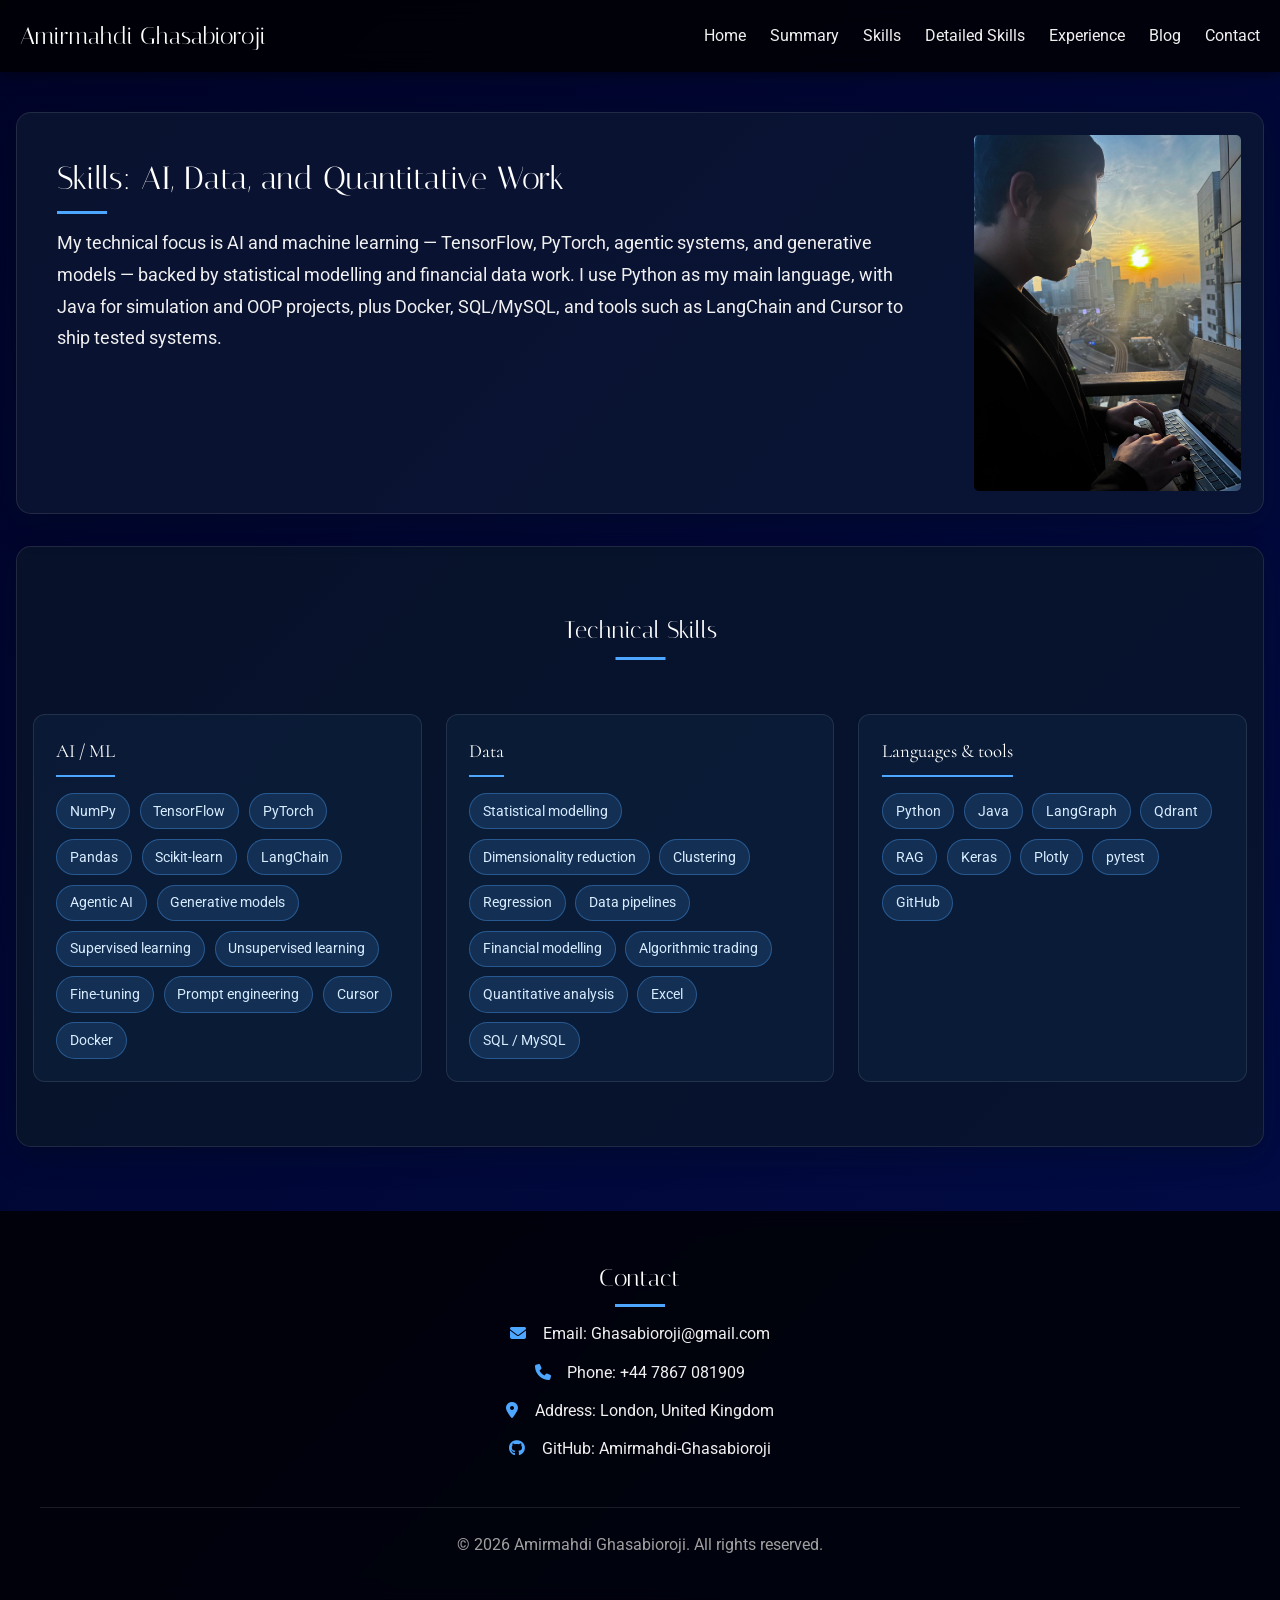
<file: skills.html>
<!DOCTYPE html>
<html lang="en">
<head>
    <meta charset="UTF-8">
    <meta name="viewport" content="width=device-width, initial-scale=1.0">
    <title>Skills - Amirmahdi Ghasabioroji</title>
    <link rel="stylesheet" href="css/reset.css">
    <link rel="stylesheet" href="css/portfolio.css">
    <link rel="stylesheet" href="css/skills.css">
    <link rel="stylesheet" href="css/mobile.css">
    <link href="https://fonts.googleapis.com/css2?family=Italiana&display=swap" rel="stylesheet">
    <link href="https://fonts.googleapis.com/css2?family=Italiana&family=Roboto:ital,wght@0,100..900;1,100..900&display=swap" rel="stylesheet">
    <link href="https://fonts.googleapis.com/css2?family=Cormorant:ital,wght@0,300..700;1,300..700&family=Italiana&family=Roboto:ital,wght@0,100..900;1,100..900&display=swap" rel="stylesheet">
    <link rel="stylesheet" href="https://cdnjs.cloudflare.com/ajax/libs/font-awesome/6.5.1/css/all.min.css">
    <script src="nav.js"></script>
</head>

<body>
    <header class="header">
        <div class="logo">
            <h1>Amirmahdi Ghasabioroji</h1>
        </div>
        <input type="checkbox" id="nav-toggle" class="nav-toggle">
        <label for="nav-toggle" class="hamburger" aria-label="Open navigation">
            <span class="bar"></span>
            <span class="bar"></span>
            <span class="bar"></span>
        </label>
        <nav>
            <ul>
                <li><a href="index.html">Home</a></li>
                <li><a href="#summary">Summary</a></li>
                <li><a href="#skills">Skills</a></li>
                <li><a href="detailed-portfolio.html#detailed-skills">Detailed Skills</a></li>
                <li><a href="experience.html">Experience</a></li>
                <li><a href="blog.html">Blog</a></li>
                <li><a href="#contact">Contact</a></li>
            </ul>
        </nav>
    </header>

    <main>
        <section id="summary">
            <div class="summary-box">
                <div class="summary-content">
                    <h2>Skills: AI, Data, and Quantitative Work</h2>
                    <p>
                        My technical focus is AI and machine learning — TensorFlow, PyTorch, agentic systems, and generative models — backed by statistical modelling and financial data work.
                        I use Python as my main language, with Java for simulation and OOP projects, plus Docker, SQL/MySQL, and tools such as LangChain and Cursor to ship tested systems.
                    </p>
                </div>
                <div class="summary-image">
                    <img src="images/amir3.jpg" alt="Profile image">
                </div>
            </div>
        </section>

        <section id="skills" class="skills-section">
            <h2>Technical Skills</h2>
            <div class="skill-groups">
                <article class="skill-group">
                    <h3>AI / ML</h3>
                    <ul class="skill-tags">
                        <li>NumPy</li>
                        <li>TensorFlow</li>
                        <li>PyTorch</li>
                        <li>Pandas</li>
                        <li>Scikit-learn</li>
                        <li>LangChain</li>
                        <li>Agentic AI</li>
                        <li>Generative models</li>
                        <li>Supervised learning</li>
                        <li>Unsupervised learning</li>
                        <li>Fine-tuning</li>
                        <li>Prompt engineering</li>
                        <li>Cursor</li>
                        <li>Docker</li>
                    </ul>
                </article>
                <article class="skill-group">
                    <h3>Data</h3>
                    <ul class="skill-tags">
                        <li>Statistical modelling</li>
                        <li>Dimensionality reduction</li>
                        <li>Clustering</li>
                        <li>Regression</li>
                        <li>Data pipelines</li>
                        <li>Financial modelling</li>
                        <li>Algorithmic trading</li>
                        <li>Quantitative analysis</li>
                        <li>Excel</li>
                        <li>SQL / MySQL</li>
                    </ul>
                </article>
                <article class="skill-group">
                    <h3>Languages &amp; tools</h3>
                    <ul class="skill-tags">
                        <li>Python</li>
                        <li>Java</li>
                        <li>LangGraph</li>
                        <li>Qdrant</li>
                        <li>RAG</li>
                        <li>Keras</li>
                        <li>Plotly</li>
                        <li>pytest</li>
                        <li>GitHub</li>
                    </ul>
                </article>
            </div>
        </section>
    </main>

    <footer id="contact">
        <div class="footer-content">
            <div class="contact-info">
                <h2>Contact</h2>
                <p><i class="fas fa-envelope"></i> Email: Ghasabioroji@gmail.com</p>
                <p><i class="fas fa-phone"></i> Phone: +44 7867 081909</p>
                <p><i class="fas fa-map-marker-alt"></i> Address: London, United Kingdom</p>
                <p><i class="fab fa-github"></i> GitHub: <a href="https://github.com/Amirmahdi-Ghasabioroji">Amirmahdi-Ghasabioroji</a></p>
            </div>
            <div class="copyright">
                <p>&copy; 2026 Amirmahdi Ghasabioroji. All rights reserved.</p>
            </div>
        </div>
    </footer>
</body>
</html>
</file>
<file: css/portfolio.css>
body {
    font-family: Roboto, 'Segoe UI', Tahoma, Geneva, Verdana, sans-serif;
    background: linear-gradient(135deg, #000428 0%, #020c48 100%);
    color: #f0f0f0;
    line-height: 1.6;
    overflow-x: hidden;
}

body.nav-open {
    overflow: hidden;
}

h1, h2 {
    font-family: Italiana, Tahoma, Geneva, Verdana, sans-serif;
    font-weight: normal;
}

h3, h4 {
    font-family: Cormorant, Italiana, Tahoma, Geneva, Verdana, sans-serif;
    font-weight: normal;
}

html {
    scroll-behavior: smooth;
}

img {
    max-width: 100%;
    height: auto;
    border-radius: 5px;
}

a {
    text-decoration: none;
    color: #f0f0f0;
    transition: color 0.3s ease;
}

a:hover {
    color: #4da6ff;
}

ul {
    list-style: none;
}

h1, h2, h3, h4 {
    color: #ffffff;
    margin-bottom: 0.8rem;
}

main {
    max-width: 1400px;
    margin: 0 auto;
    padding: 0 1rem;
}

/* Header and Navigation */
.header {
    background: rgba(0, 0, 0, 0.8);
    backdrop-filter: blur(10px);
    position: fixed;
    width: 100%;
    top: 0;
    left: 0;
    z-index: 1000;
    box-shadow: 0 2px 15px rgba(0, 0, 0, 0.5);
    display: flex;
    align-items: center;
    justify-content: space-between;
    gap: 1rem;
    padding: 0.75rem 1.25rem;
    min-height: 72px;
}

.header .logo {
    padding: 0;
    float: none;
    min-width: 0;
    flex: 1 1 auto;
}

.header h1 {
    font-size: clamp(1rem, 2.4vw, 1.5rem);
    margin: 0;
    line-height: 1.2;
}

nav {
    float: none;
    padding: 0;
}

nav ul {
    display: flex;
    flex-wrap: wrap;
    justify-content: flex-end;
    gap: 0.4rem 1.5rem;
}

nav li {
    margin-left: 0;
}

nav a {
    position: relative;
    padding: 0.5rem 0;
    transition: all 0.3s ease;
}

nav a:before {
    content: '';
    position: absolute;
    width: 0;
    height: 2px;
    bottom: 0;
    left: 0;
    background-color: #4da6ff;
    transition: all 0.3s ease;
}

nav a:hover:before {
    width: 100%;
}

.nav-toggle {
    position: absolute;
    opacity: 0;
    pointer-events: none;
}

.hamburger {
    display: none;
}

.nav-toggle-label {
    display: none;
    cursor: pointer;
}

/* Hero Section with Grid Layout */
.hero-section {
    padding-top: 100px;
    min-height: 100vh;
}

.grid-container {
    display: grid;
    grid-template-columns: 1fr 2fr 1fr;
    grid-template-areas: "left main sidebar";
    gap: 1.5rem;
    padding: 2rem 0;
}

/* Enhanced Left Column */
.left-column {
    grid-area: left;
    display: flex;
    flex-direction: column;
    gap: 1.5rem;
}

.social-links {
    background: rgba(13, 36, 65, 0.7);
    padding: 1.5rem;
    border-radius: 15px;
    box-shadow: 0 8px 32px rgba(0, 12, 24, 0.3);
    border: 1px solid rgba(255, 255, 255, 0.1);
    transform: translateZ(0);
    transition: transform 0.3s ease, box-shadow 0.3s ease;
}

.social-links:hover {
    transform: translateY(-5px);
    box-shadow: 0 12px 24px rgba(0, 12, 24, 0.4);
}

.social-icon {
    display: flex;
    align-items: center;
    margin-bottom: 1rem;
    padding: 0.7rem;
    border-radius: 10px;
    transition: all 0.3s ease;
}

.social-icon:hover {
    transform: translateX(5px);
}

.social-icon i {
    font-size: 1.5rem;
    margin-right: 0.8rem;
}

.linkedin {
    background-color: #0077b5;
}

.instagram {
    background: linear-gradient(45deg, #f09433 0%, #e6683c 25%, #dc2743 50%, #cc2366 75%, #bc1888 100%);
}

.github {
    background-color: #24292f;
}

.mission-box {
    background: rgba(13, 36, 65, 0.7);
    padding: 1.8rem;
    border-radius: 15px;
    box-shadow: 0 8px 32px rgba(0, 12, 24, 0.3);
    border: 1px solid rgba(255, 255, 255, 0.1);
    transform: translateZ(0);
    transition: transform 0.3s ease, box-shadow 0.3s ease;
}

.mission-box:hover {
    transform: translateY(-5px);
    box-shadow: 0 12px 24px rgba(10, 7, 54, 0.4);
}

.mission-box h3 {
    border-bottom: 2px solid #4da6ff;
    padding-bottom: 0.5rem;
    display: inline-block;
}


/* Enhanced Right Column */
.right-column {
    grid-area: main;
    display: flex;
    flex-direction: column;
    gap: 1.5rem;
    min-width: 0;
}

.about-me {
    background: rgba(13, 36, 65, 0.7);
    padding: 2rem;
    border-radius: 15px;
    display: flex;
    gap: 1.5rem;
    box-shadow: 0 8px 32px rgba(0, 12, 24, 0.3);
    border: 1px solid rgba(255, 255, 255, 0.1);
    transform: translateZ(0);
    transition: transform 0.3s ease, box-shadow 0.3s ease;
}

.about-me:hover {
    transform: translateY(-5px);
    box-shadow: 0 12px 24px rgba(0, 12, 24, 0.4);
}

.about-content {
    flex: 2;
}

.about-content h2 {
    border-bottom: 2px solid #4da6ff;
    padding-bottom: 0.5rem;
    display: inline-block;
}

.profile-image {
    flex: 1;
    display: flex;
    justify-content: center;
    align-items: center;
}

.profile-image figure {
    position: relative;
    overflow: hidden;
    border-radius: 15px;
    box-shadow: 0 5px 15px rgba(0, 0, 0, 0.3);
}

.profile-image img {
    transition: transform 0.5s ease;
}

.profile-image:hover img {
    transform: scale(1.05);
}

.education-box {
    background: rgba(13, 36, 65, 0.7);
    padding: 2rem;
    border-radius: 15px;
    box-shadow: 0 8px 32px rgba(0, 12, 24, 0.3);
    border: 1px solid rgba(255, 255, 255, 0.1);
    transform: translateZ();
    transition: transform 0.3s ease, box-shadow 0.3s ease;
}

.education-box:hover {
    transform: translateY(-5px);
    box-shadow: 0 12px 24px rgba(0, 12, 24, 0.4);
}

.education-box h2 {
    border-bottom: 2px solid #4da6ff;
    padding-bottom: 0.5rem;
    display: inline-block;
}

.education-content {
    display: flex;
    gap: 1.5rem;
    margin-top: 1rem;
}

.education-text {
    flex: 2;
    min-width: 0;
}

.education-entry {
    margin-bottom: 1.25rem;
}

.education-entry:last-child {
    margin-bottom: 0;
}

.education-entry h3 {
    font-size: 1.15rem;
    margin-bottom: 0.35rem;
}

.education-meta {
    color: #4da6ff;
    font-size: 0.95rem;
    margin-bottom: 0.5rem;
}

.education-image {
    flex: 1;
    display: flex;
    justify-content: center;
    align-items: center;
}

.education-image figure {
    position: relative;
    overflow: hidden;
    border-radius: 15px;
    box-shadow: 0 5px 15px rgba(0, 0, 0, 0.3);
}

.education-image img {
    transition: transform 0.5s ease;
}

.education-image:hover img {
    transform: scale(1.05);
}

figcaption {
    text-align: center;
    margin-top: 0.8rem;
    font-style: italic;
    color: #a0a0a0;
    font-size: 0.9rem;
}

/* Enhanced Sidebar */
.blog-sidebar {
    grid-area: sidebar;
    background: rgba(13, 36, 65, 0.7);
    padding: 2rem;
    border-radius: 15px;
    box-shadow: 0 8px 32px rgba(0, 12, 24, 0.3);
    border: 1px solid rgba(255, 255, 255, 0.1);
    display: flex;
    flex-direction: column;
    gap: 1.5rem;
    transform: translateZ(0);
    transition: transform 0.3s ease, box-shadow 0.3s ease;
    min-width: 0;
}

.blog-sidebar:hover {
    transform: translateY(-5px);
    box-shadow: 0 12px 24px rgba(0, 12, 24, 0.4);
}

.login-form {
    margin-bottom: 1.5rem;
}

.login-form h3 {
    border-bottom: 2px solid #4da6ff;
    padding-bottom: 0.5rem;
    display: inline-block;
}

.form-group {
    margin-bottom: 1rem;
}

.form-group input {
    width: 100%;
    padding: 0.8rem;
    border: none;
    border-radius: 10px;
    background-color: rgba(255, 255, 255, 0.9);
    box-shadow: inset 0 2px 4px rgba(0, 0, 0, 0.1);
    transition: all 0.3s ease;
}

.form-group input:focus {
    outline: none;
    box-shadow: inset 0 2px 4px rgba(0, 0, 0, 0.1), 0 0 0 3px rgba(77, 166, 255, 0.3);
}

.btn {
    display: inline-block;
    padding: 0.8rem 1.5rem;
    background: linear-gradient(90deg, #4da6ff, #0077b5);
    color: white;
    border: none;
    border-radius: 10px;
    cursor: pointer;
    transition: all 0.3s ease;
    width: 100%;
    font-weight: bold;
    box-shadow: 0 4px 6px rgba(0, 0, 0, 0.1);
}

.btn:hover {
    background: linear-gradient(90deg, #3a8ad4, #005f92);
    transform: translateY(-2px);
    box-shadow: 0 6px 8px rgba(0, 0, 0, 0.2);
}

.btn:active {
    transform: translateY(0);
    box-shadow: 0 2px 4px rgba(0, 0, 0, 0.1);
}

.sidebar-image {
    overflow: hidden;
    border-radius: 15px;
    box-shadow: 0 5px 15px rgba(0, 0, 0, 0.3);
}

.sidebar-image img {
    transition: transform 0.5s ease;
    width: 100%;
}

.sidebar-image:hover img {
    transform: scale(1.05);
}

/* Photo section between education and experience */
.photo-break {
    margin: 3rem 0;
    position: relative;
    height: 350px;
    overflow: hidden;
    border-radius: 15px;
    box-shadow: 0 15px 30px rgba(0, 0, 0, 0.3);
}

.photo-break img {
    width: 100%;
    height: 100%;
    object-fit: cover;
    transition: transform 0.5s ease;
}

.photo-break:hover img {
    transform: scale(1.05);
}

.photo-break::after {
    content: "The Journey";
    position: absolute;
    bottom: 30px;
    left: 30px;
    background: rgba(0, 0, 0, 0.7);
    padding: 10px 20px;
    border-radius: 5px;
    font-size: 1.5rem;
    font-weight: bold;
    color: white;
}

/* Button styles for main page */
.portfolio-button-container {
    text-align: center;
    margin: 3rem 0;
}

.portfolio-button {
    display: inline-flex;
    align-items: center;
    justify-content: center;
    padding: 1rem 2rem;
    background: linear-gradient(90deg, #4da6ff, #0077b5);
    color: white;
    border-radius: 50px;
    font-weight: bold;
    font-size: 1.1rem;
    box-shadow: 0 10px 20px rgba(0, 119, 181, 0.3);
    transition: all 0.3s ease;
    text-decoration: none;
    border: 2px solid transparent;
    max-width: 100%;
    white-space: normal;
    text-align: center;
}

.portfolio-button:hover {
    transform: translateY(-5px);
    box-shadow: 0 15px 25px rgba(0, 119, 181, 0.4);
    background: linear-gradient(90deg, #3a8ad4, #005f92);
}

.portfolio-button:active {
    transform: translateY(-2px);
    box-shadow: 0 8px 15px rgba(0, 119, 181, 0.3);
}

.portfolio-button i {
    margin-left: 0.8rem;
    transition: transform 0.3s ease;
}

.portfolio-button:hover i {
    transform: translateX(5px);
}

/* Skills Section */
.skills-section {
    padding: 4rem 1rem;
    margin-top: 2rem;
    background: rgba(10, 23, 40, 0.7);
    border-radius: 15px;
    box-shadow: 0 8px 32px rgba(0, 12, 24, 0.3);
    border: 1px solid rgba(255, 255, 255, 0.1);
}

.skills-section h2 {
    text-align: center;
    margin-bottom: 2rem;
    position: relative;
    display: inline-block;
    left: 50%;
    transform: translateX(-50%);
}

.skills-section h2:after {
    content: '';
    display: block;
    width: 50px;
    height: 3px;
    background: #4da6ff;
    position: absolute;
    bottom: -10px;
    left: 50%;
    transform: translateX(-50%);
}

.skills-container {
    display: grid;
    grid-template-columns: repeat(auto-fit, minmax(300px, 1fr));
    gap: 2rem;
    margin-top: 2rem;
}

.skill {
    margin-bottom: 1.5rem;
}

.skill-name {
    margin-bottom: 0.8rem;
    font-weight: bold;
    font-size: 1.1rem;
    display: flex;
    justify-content: space-between;
}

.skill-name:after {
    content: attr(data-level);
    color: #4da6ff;
}

.skill-bar {
    width: 100%;
    height: 12px;
    background-color: rgba(255, 255, 255, 0.1);
    border-radius: 10px;
    overflow: hidden;
    box-shadow: inset 0 1px 3px rgba(0, 0, 0, 0.3);
}

.skill-level {
    height: 100%;
    background: linear-gradient(90deg, #00c6ff, #320b71);
    border-radius: 10px;
    position: relative;
    animation: fillBar 2s ease-out forwards;
    box-shadow: 0 0 10px rgba(0, 198, 255, 0.5);
}

.skill-level[data-level="65%"] { width: 65%; }
.skill-level[data-level="85%"] { width: 85%; }
.skill-level[data-level="60%"] { width: 60%; }
.skill-level[data-level="95%"] { width: 95%; }
.skill-level[data-level="90%"] { width: 90%; }
.skill-level[data-level="85%"] { width: 85%; }
.skill-level[data-level="85%"] { width: 95%; }
.skill-level[data-level="85%"] { width: 90%; }

@keyframes fillBar {
    from { width: 0; }
    to { width: attr(data-level); }
}

/* Footer */
footer {
    background: rgba(0, 0, 0, 0.8);
    backdrop-filter: blur(10px);
    padding: 3rem 1rem;
    margin-top: 4rem;
}

.footer-content {
    max-width: 1200px;
    margin: 0 auto;
    display: flex;
    flex-direction: column;
    align-items: center;
}

.contact-info {
    text-align: center;
    margin-bottom: 2rem;
}

.contact-info h2 {
    position: relative;
    display: inline-block;
    margin-bottom: 1.5rem;
}

.contact-info h2:after {
    content: '';
    display: block;
    width: 50px;
    height: 3px;
    background: #4da6ff;
    position: absolute;
    bottom: -10px;
    left: 50%;
    transform: translateX(-50%);
}

.contact-info p {
    margin-bottom: 0.8rem;
    transition: transform 0.3s ease;
}

.contact-info p:hover {
    transform: translateX(5px);
}

.contact-info i {
    margin-right: 0.8rem;
    color: #4da6ff;
}

.copyright {
    text-align: center;
    color: #a0a0a0;
    padding-top: 1.5rem;
    border-top: 1px solid rgba(255, 255, 255, 0.1);
    width: 100%;
}
</file>
<file: css/mobile.css>
/* Responsive layout — loaded last so these rules win over page CSS */

@media screen and (max-width: 1100px) {
    .header {
        flex-wrap: nowrap;
    }

    nav ul {
        gap: 0.3rem 1rem;
    }

    nav a {
        font-size: 0.95rem;
    }
}

@media screen and (max-width: 1024px) {
    main {
        padding: 0 0.9rem;
        width: 100%;
    }

    .header {
        position: fixed;
        padding: 0.7rem 1rem;
        min-height: 64px;
        gap: 0.75rem;
    }

    .header .logo {
        padding-right: 0.5rem;
    }

    .header h1 {
        font-size: clamp(0.95rem, 3.2vw, 1.2rem);
        white-space: normal;
    }

    .hamburger {
        display: flex;
        flex-direction: column;
        justify-content: center;
        align-items: center;
        position: relative;
        z-index: 1100;
        width: 44px;
        height: 44px;
        margin: 0;
        padding: 10px;
        cursor: pointer;
        flex: 0 0 auto;
    }

    .hamburger .bar {
        display: block;
        height: 3px;
        width: 22px;
        background-color: #ffffff;
        margin: 2px 0;
        border-radius: 2px;
        transition: all 0.3s ease-in-out;
    }

    nav {
        position: fixed;
        top: 0;
        left: 0;
        width: 100%;
        height: 100dvh;
        height: 100vh;
        background: linear-gradient(135deg, rgba(0, 0, 0, 0.96) 0%, rgba(8, 18, 48, 0.98) 100%);
        transform: translateX(-100%);
        transition: transform 0.35s ease, opacity 0.35s ease;
        z-index: 1050;
        display: flex;
        align-items: center;
        justify-content: center;
        opacity: 0;
        padding: 5rem 1.5rem 2rem;
        overflow-y: auto;
        float: none;
    }

    nav ul {
        display: flex;
        flex-direction: column;
        align-items: center;
        justify-content: center;
        width: 100%;
        padding: 0;
        margin: 0;
        list-style: none;
        gap: 0.75rem;
        flex-wrap: nowrap;
    }

    nav li {
        opacity: 0;
        transform: translateY(16px);
        transition: all 0.4s ease;
        text-align: center;
        width: 100%;
        margin: 0;
    }

    nav li a {
        display: block;
        color: #ffffff;
        text-decoration: none;
        font-size: clamp(1.35rem, 5vw, 1.85rem);
        font-weight: 300;
        padding: 0.7rem 1rem;
        border-radius: 8px;
        transition: all 0.3s ease;
    }

    nav li a:before {
        display: none;
    }

    nav li a:hover,
    nav li a:focus {
        background-color: rgba(255, 255, 255, 0.12);
        transform: none;
    }

    .nav-toggle:checked ~ nav {
        transform: translateX(0);
        opacity: 1;
    }

    .nav-toggle:checked ~ nav ul li {
        opacity: 1;
        transform: translateY(0);
    }

    .nav-toggle:checked ~ nav ul li:nth-child(1) { transition-delay: 0.08s; }
    .nav-toggle:checked ~ nav ul li:nth-child(2) { transition-delay: 0.14s; }
    .nav-toggle:checked ~ nav ul li:nth-child(3) { transition-delay: 0.2s; }
    .nav-toggle:checked ~ nav ul li:nth-child(4) { transition-delay: 0.26s; }
    .nav-toggle:checked ~ nav ul li:nth-child(5) { transition-delay: 0.32s; }
    .nav-toggle:checked ~ nav ul li:nth-child(6) { transition-delay: 0.38s; }
    .nav-toggle:checked ~ nav ul li:nth-child(7) { transition-delay: 0.44s; }
    .nav-toggle:checked ~ nav ul li:nth-child(8) { transition-delay: 0.5s; }

    .nav-toggle:checked + .hamburger .bar:nth-child(1) {
        transform: translateY(7px) rotate(-45deg);
        background-color: #ffffff;
    }

    .nav-toggle:checked + .hamburger .bar:nth-child(2) {
        opacity: 0;
    }

    .nav-toggle:checked + .hamburger .bar:nth-child(3) {
        transform: translateY(-7px) rotate(45deg);
        background-color: #ffffff;
    }

    .hero-section {
        padding-top: 88px;
        min-height: 0;
    }

    .grid-container {
        grid-template-columns: 1fr;
        grid-template-areas:
            "main"
            "left"
            "sidebar";
        gap: 1.25rem;
        padding: 1rem 0;
    }

    .left-column,
    .right-column,
    .blog-sidebar {
        width: 100%;
        min-width: 0;
    }

    .timeline {
        padding-left: 0;
    }

    .timeline:before {
        left: 18px;
        margin-left: 0;
    }

    .timeline-item,
    .timeline-item:nth-child(odd),
    .timeline-item:nth-child(even) {
        width: 100%;
        left: 0;
        padding: 0 0 1.5rem 3rem;
    }

    .timeline-item:after,
    .timeline-item:nth-child(odd)::after,
    .timeline-item:nth-child(even)::after,
    .timeline-item:nth-child(even):after {
        left: 6px;
        right: auto;
    }

    .experience-grid,
    .skills-grid,
    .project-grid,
    .skill-groups {
        grid-template-columns: 1fr;
    }
}

@media screen and (max-width: 768px) {
    .hero-section {
        padding-top: 84px;
        min-height: 0;
    }

    .about-me,
    .education-content {
        flex-direction: column;
    }

    .about-me,
    .education-box,
    .mission-box,
    .social-links,
    .blog-sidebar {
        padding: 1.25rem;
    }

    .about-content h2,
    .education-box h2 {
        font-size: 1.5rem;
    }

    .profile-image,
    .education-image {
        width: 100%;
        max-width: 280px;
        margin: 0.5rem auto 0;
    }

    .photo-break {
        height: 180px;
        margin: 1.5rem 0;
    }

    .photo-break::after {
        font-size: 1.1rem;
        bottom: 16px;
        left: 16px;
        padding: 8px 14px;
    }

    .portfolio-button-container {
        margin: 1.25rem 0;
        padding: 0;
    }

    .portfolio-button {
        width: 100%;
        max-width: 100%;
        padding: 0.9rem 1.1rem;
        font-size: 1rem;
        border-radius: 14px;
    }

    .summary-box {
        flex-direction: column;
        margin-top: 5.5rem;
        margin-left: 0;
        margin-right: 0;
    }

    .summary-content {
        padding: 1.4rem;
    }

    .summary-content h2 {
        font-size: 1.45rem;
    }

    .summary-content p {
        font-size: 1rem;
    }

    .summary-image {
        width: 100%;
        max-width: 100%;
        height: auto;
        padding: 0 1.4rem 1.4rem;
    }

    .summary-image img {
        height: auto;
        max-height: 280px;
        width: 100%;
        object-fit: cover;
        border-radius: 12px;
        margin: 0 auto;
    }

    .skills-section,
    .experience-section,
    .detailed-section {
        padding: 2rem 0.4rem;
        margin-top: 1rem;
    }

    .skills-container,
    .skill-groups,
    .project-grid {
        grid-template-columns: 1fr;
        gap: 1.25rem;
    }

    .hero-banner {
        height: auto;
        min-height: 160px;
        margin-top: 72px;
        padding: 2rem 0.5rem;
        border-radius: 12px;
    }

    .hero-banner h1 {
        font-size: 1.5rem;
        line-height: 1.25;
    }

    .hero-banner p {
        font-size: 0.95rem;
    }

    .overlay {
        padding: 0 0.75rem;
    }

    .blog-form-container {
        margin: 1rem auto;
        padding: 1.25rem 1rem;
        width: 100%;
    }

    .form-title {
        font-size: 1.7rem;
    }

    .blog-post {
        padding: 1.25rem;
    }

    footer {
        padding: 2rem 1rem;
        margin-top: 2rem;
    }

    .contact-info p {
        word-break: break-word;
    }
}

@media screen and (max-width: 480px) {
    .header {
        padding: 0.55rem 0.75rem;
        min-height: 58px;
    }

    .header h1 {
        font-size: 0.95rem;
    }

    .hero-section {
        padding-top: 74px;
    }

    main {
        padding: 0 0.7rem;
    }

    .about-me,
    .education-box,
    .mission-box,
    .social-links,
    .blog-sidebar {
        padding: 1rem;
        border-radius: 12px;
    }

    .timeline-item,
    .timeline-item:nth-child(odd),
    .timeline-item:nth-child(even) {
        padding-left: 2.4rem;
        padding-right: 0;
    }

    .timeline-content {
        padding: 1rem;
    }

    .experience-header,
    .skill-header,
    .experience-content,
    .skill-content {
        padding: 1.1rem;
    }

    .experience-header h3,
    .skill-header h3 {
        font-size: 1.2rem;
    }

    .portfolio-button {
        font-size: 0.95rem;
        padding: 0.85rem 0.9rem;
    }

    .photo-break {
        height: 140px;
    }
}
</file>
<file: css/addpost.css>
.blog-form-container {
    max-width: 800px;
    margin: 2rem auto;
    padding: 2rem;
    background: rgba(13, 36, 65, 0.7);
    border-radius: 15px;
    box-shadow: 0 8px 32px rgba(0, 12, 24, 0.3);
    border: 1px solid rgba(255, 255, 255, 0.1);
    transform: translateZ(0);
    transition: transform 0.3s ease, box-shadow 0.3s ease;
}

.blog-form-container:hover {
    transform: translateY(-5px);
    box-shadow: 0 12px 24px rgba(0, 12, 24, 0.4);
}

.form-title {
    text-align: center;
    font-size: 2.5rem;
    margin-bottom: 2rem;
    font-family: Italiana, Tahoma, Geneva, Verdana, sans-serif;
    color: white;
}

.form-field {
    margin-bottom: 1.5rem;
}

.form-field input,
.form-field textarea {
    width: 100%;
    padding: 1rem;
    border: none;
    border-radius: 10px;
    background-color: rgba(255, 255, 255, 0.9);
    box-shadow: inset 0 2px 4px rgba(0, 0, 0, 0.1);
    transition: all 0.3s ease;
    font-family: Roboto, 'Segoe UI', Tahoma, Geneva, Verdana, sans-serif;
    font-size: 1rem;
    box-sizing: border-box;
}

.form-field input:focus,
.form-field textarea:focus {
    outline: none;
    box-shadow: inset 0 2px 4px rgba(0, 0, 0, 0.1), 0 0 0 3px rgba(77, 166, 255, 0.3);
}

.form-field textarea {
    min-height: 200px;
    resize: vertical;
}

.form-buttons {
    display: flex;
    justify-content: space-between;
    gap: 1rem;
    margin-top: 2rem;
}

.form-button {
    flex: 1;
    display: inline-block;
    padding: 1rem;
    background: linear-gradient(90deg, #4da6ff, #0077b5);
    color: white;
    border: none;
    border-radius: 10px;
    cursor: pointer;
    transition: all 0.3s ease;
    font-weight: bold;
    font-size: 1.1rem;
    text-align: center;
    box-shadow: 0 4px 6px rgba(0, 0, 0, 0.1);
}

.form-button:hover {
    background: linear-gradient(90deg, #3a8ad4, #005f92);
    transform: translateY(-2px);
    box-shadow: 0 6px 8px rgba(0, 0, 0, 0.2);
}

.form-button:active {
    transform: translateY(0);
    box-shadow: 0 2px 4px rgba(0, 0, 0, 0.1);
}

.form-button.clear {
    background: linear-gradient(90deg, #2c3e50, #1a252f);
}

.form-button.clear:hover {
    background: linear-gradient(90deg, #34495e, #2c3e50);
}

.form-field .error {
    border: 2.5px solid red;
    outline: none;
    box-shadow: 0 0 5px rgba(255, 0, 0, 0.5);
    animation: shake 0.3s linear;
}

.error-message {
    background-color: rgba(255, 0, 0, 0.2);
    color: #fff;
    padding: 10px;
    margin-bottom: 20px;
    border-radius: 5px;
    text-align: center;
    border-left: 4px solid #ff3333;
}

@keyframes shake {
    0%, 100% { transform: translateX(0); }
    25% { transform: translateX(-5px); }
    75% { transform: translateX(5px); }
}

@media screen and (max-width: 768px) {
    .blog-form-container {
        margin: 1rem;
        padding: 1.5rem;
    }
    
    .form-buttons {
        flex-direction: column;
    }
}
</file>
<file: css/blog.css>
/* blog.css */
.blog-form-container {
    max-width: 800px;
    margin: 2rem auto;
    padding: 2rem;
}

.blog-post {
    background: rgba(13, 36, 65, 0.7);
    padding: 2rem;
    margin-bottom: 2rem;
    border-radius: 10px;
    border-left: 4px solid #4da6ff;
    animation: fadeIn 0.7s ease-in-out;
}

.blog-post h2 {
    color: #ffffff;
    margin-bottom: 0.5rem;
}

.blog-post .post-meta {
    color: #a0a0a0;
    margin-bottom: 0.5rem;
}

.blog-post .post-content {
    color: #f0f0f0;
    line-height: 1.6;
}

.form-field {
    margin-bottom: 1rem;
}

.form-field select,
.form-field .form-control {
    width: 100%;
    padding: 1rem;
    border: none;
    border-radius: 10px;
    background-color: rgba(255, 255, 255, 0.9);
    box-shadow: inset 0 2px 4px rgba(0, 0, 0, 0.1);
    font-family: Roboto, 'Segoe UI', Tahoma, Geneva, Verdana, sans-serif;
    font-size: 1rem;
    box-sizing: border-box;
}

.form-field select:focus,
.form-field .form-control:focus {
    outline: none;
    box-shadow: inset 0 2px 4px rgba(0, 0, 0, 0.1), 0 0 0 3px rgba(77, 166, 255, 0.3);
}

.visually-hidden {
    position: absolute;
    width: 1px;
    height: 1px;
    padding: 0;
    margin: -1px;
    overflow: hidden;
    clip: rect(0, 0, 0, 0);
    white-space: nowrap;
    border: 0;
}

.no-posts {
    text-align: center;
    color: #a0a0a0;
}

.blog-post[hidden],
.no-posts[hidden] {
    display: none !important;
}

@keyframes fadeIn {
    from { opacity: 0; transform: translateY(10px); }
    to { opacity: 1; transform: translateY(0); }
}
</file>
<file: css/detailed-portfolio.css>
/* Detailed Portfolio Page Styles */
.hero-banner {
    height: 300px;
    background: linear-gradient(135deg, #001638 0%, #0a3277 100%);
    margin-top: 80px;
    position: relative;
    display: flex;
    align-items: center;
    justify-content: center;
    text-align: center;
    overflow: hidden;
    box-shadow: 0 15px 30px rgba(0, 0, 0, 0.3);
    border-radius: 15px;
}

.hero-banner:before {
    content: '';
    position: absolute;
    top: 0;
    left: 0;
    right: 0;
    bottom: 0;
    background: url('student.jpg') center/cover no-repeat;
    opacity: 0.15;
    z-index: 0;
}

.overlay {
    position: relative;
    z-index: 1;
    padding: 0 2rem;
}

.hero-banner h1 {
    font-size: 2.5rem;
    margin-bottom: 1rem;
    color: #ffffff;
    text-shadow: 0 2px 5px rgba(0, 0, 0, 0.5);
}

.hero-banner p {
    font-size: 1.2rem;
    color: #cbcbcb;
}

/* Detailed sections styling */
.detailed-section {
    padding: 4rem 1rem;
    margin-top: 2rem;
}

.detailed-section h2 {
    text-align: center;
    margin-bottom: 3rem;
    position: relative;
    display: inline-block;
    left: 50%;
    transform: translateX(-50%);
    font-size: 2rem;
}

.detailed-section h2:after {
    content: '';
    display: block;
    width: 50px;
    height: 3px;
    background: #4da6ff;
    position: absolute;
    bottom: -10px;
    left: 50%;
    transform: translateX(-50%);
}

/* Experience cards grid */
.experience-grid, .skills-grid, .project-grid {
    display: grid;
    grid-template-columns: repeat(auto-fit, minmax(min(100%, 320px), 1fr));
    gap: 2rem;
    margin-top: 2rem;
}

.experience-card, .skill-card, .project-card {
    background: rgba(13, 36, 65, 0.7);
    border-radius: 15px;
    overflow: hidden;
    box-shadow: 0 8px 32px rgba(0, 12, 24, 0.3);
    border: 1px solid rgba(255, 255, 255, 0.1);
    transition: transform 0.3s ease, box-shadow 0.3s ease;
}

.experience-card:hover, .skill-card:hover, .project-card:hover {
    transform: translateY(-10px);
    box-shadow: 0 12px 24px rgba(0, 12, 24, 0.4);
}

.experience-header, .skill-header {
    padding: 1.5rem;
    background: rgba(17, 64, 146, 0.5);
    border-bottom: 1px solid rgba(255, 255, 255, 0.1);
}

.experience-header h3, .skill-header h3 {
    font-size: 1.5rem;
    margin-bottom: 0.5rem;
    color: #ffffff;
}

.project-tech {
    color: #4da6ff;
    font-size: 0.95rem;
    display: block;
    margin-bottom: 0.5rem;
}

.company {
    font-style: italic;
    color: #cbcbcb;
    display: block;
    margin-bottom: 0.5rem;
}

.date {
    display: inline-block;
    background: rgba(77, 166, 255, 0.2);
    padding: 0.3rem 0.8rem;
    border-radius: 50px;
    color: #4da6ff;
    font-size: 0.9rem;
}

.experience-content, .skill-content {
    padding: 1.5rem;
}

.experience-content p, .skill-content p {
    margin-bottom: 1rem;
    line-height: 1.6;
}

.experience-content ul, .skill-content ul {
    margin: 1rem 0;
    padding-left: 1.5rem;
}

.experience-content li, .skill-content li {
    margin-bottom: 0.8rem;
    position: relative;
    padding-left: 1.5rem;
    list-style-type: none;
}

.experience-content li:before, .skill-content li:before {
    content: '•';
    color: #4da6ff;
    font-size: 1.2rem;
    position: absolute;
    left: 0;
    top: 0;
}

/* Skill level indicator */
.skill-level-indicator {
    display: flex;
    align-items: center;
    margin-top: 0.8rem;
}

.skill-bar {
    flex-grow: 1;
    height: 10px;
    background-color: rgba(255, 255, 255, 0.1);
    border-radius: 10px;
    overflow: hidden;
    margin-right: 1rem;
}

.skill-filled {
    height: 100%;
    background: linear-gradient(90deg, #00c6ff, #320b71);
    border-radius: 10px;
    box-shadow: 0 0 10px rgba(0, 198, 255, 0.5);
}

.skill-level-indicator span {
    font-size: 0.9rem;
    color: #4da6ff;
    font-weight: bold;
    min-width: 40px;
    text-align: right;
}

/* Return home button */
.return-home {
    text-align: center;
    margin: 4rem 0;
}

.return-button {
    display: inline-flex;
    align-items: center;
    padding: 0.8rem 1.5rem;
    background: rgba(13, 36, 65, 0.7);
    color: white;
    border-radius: 50px;
    font-weight: bold;
    box-shadow: 0 5px 15px rgba(0, 0, 0, 0.2);
    transition: all 0.3s ease;
    border: 1px solid rgba(255, 255, 255, 0.1);
    text-decoration: none;
}

.return-button:hover {
    background: rgba(17, 64, 146, 0.7);
    transform: translateY(-3px);
    box-shadow: 0 8px 20px rgba(0, 0, 0, 0.3);
}

.return-button i {
    margin-right: 0.8rem;
    transition: transform 0.3s ease;
}

.return-button:hover i {
    transform: translateX(-5px);
}

/* Responsive Design */
@media screen and (max-width: 768px) {
    .hero-banner {
        height: 200px;
    }
    
    .hero-banner h1 {
        font-size: 1.8rem;
    }
    
    .hero-banner p {
        font-size: 1rem;
    }
    
    .experience-grid, .skills-grid {
        grid-template-columns: 1fr;
    }
}

@media screen and (max-width: 480px) {
    .hero-banner h1 {
        font-size: 1.5rem;
    }
    
    .experience-header h3, .skill-header h3 {
        font-size: 1.3rem;
    }
    
    .portfolio-button {
        padding: 0.8rem 1.5rem;
        font-size: 1rem;
    }
}
</file>
<file: css/experience.css>
/* CSS for the Summary Box with text on left and image on right */
.summary-box {
    display: flex;
    background: rgba(13, 25, 50, 0.7);
    border-radius: 15px;
    overflow: hidden;
    box-shadow: 0 8px 32px rgba(0, 12, 24, 0.3);
    border: 1px solid rgba(255, 255, 255, 0.1);
    margin: 2rem 0;
    margin-top: 7rem; /* Space below navigation */
    transition: all 0.4s ease;
    position: relative;
    z-index: 1;
}

.summary-box:hover {
    transform: translateY(-10px);
    box-shadow: 0 15px 40px rgba(0, 12, 24, 0.5);
    background: rgba(15, 30, 60, 0.8);
    border-color: rgba(77, 166, 255, 0.3);
}

.summary-content {
    flex: 1;
    padding: 2.5rem;
    display: flex;
    flex-direction: column;
    justify-content: flex-start;
    align-items: flex-start;
}

.summary-content h2 {
    color: #ffffff;
    margin-bottom: 1.5rem;
    position: relative;
    display: inline-block;
    font-family: Italiana, Tahoma, Geneva, Verdana, sans-serif;
    font-size: 2rem;
    text-align: left;
}

.summary-content h2::after {
    content: '';
    position: absolute;
    width: 50px;
    height: 3px;
    background: #4da6ff;
    bottom: -10px;
    left: 0;
    transition: width 0.3s ease;
}

.summary-box:hover .summary-content h2::after {
    width: 100%;
}

.summary-content p {
    color: #f0f0f0;
    line-height: 1.8;
    font-family: Roboto, 'Segoe UI', Tahoma, Geneva, Verdana, sans-serif;
    font-size: 1.1rem;
    text-align: left;
    width: 100%;
}

.summary-image {
    width: 25%;
    max-width: 500px;
    position: relative;
    overflow: hidden;
    padding: 1.4rem;
}

.summary-image img {
    width: 100%;
    height: 100%;
    object-fit: cover;
    transition: transform 0.5s ease;
    display: block;
}

.summary-box:hover .summary-image img {
    transform: scale(1.04);
}

/* Experience Section - Timeline */
.experience-section {
    padding: 4rem 1rem;
    margin-top: 2rem;
}

.experience-section h2 {
    text-align: center;
    margin-bottom: 2rem;
    position: relative;
    display: inline-block;
    left: 50%;
    transform: translateX(-50%);
}

.experience-section h2:after {
    content: '';
    display: block;
    width: 50px;
    height: 3px;
    background: #4da6ff;
    position: absolute;
    bottom: -10px;
    left: 50%;
    transform: translateX(-50%);
}

.timeline {
    position: relative;
    max-width: 1200px;
    margin: 2rem auto;
}

.timeline:before {
    content: '';
    position: absolute;
    width: 6px;
    background: linear-gradient(to bottom, #4da6ff, #005f92);
    top: 0;
    bottom: 0;
    left: 50%;
    margin-left: -3px;
    border-radius: 5px;
}

.timeline-item {
    position: relative;
    width: 50%;
    padding: 30px;
}

.timeline-item:nth-child(odd) {
    left: 0;
}

.timeline-item:nth-child(even) {
    left: 50%;
}

.timeline-item:after {
    content: '';    
    position: absolute;
    width: 25px;
    height: 25px;
    right: -17px;
    top: 15px;
    background: linear-gradient(135deg, #4da6ff, #005f92);
    border: 4px solid #00204a;
    border-radius: 50%;
    z-index: 1;
    box-shadow: 0 0 0 5px rgba(77, 166, 255, 0.3);
}

.timeline-item:nth-child(even):after {
    left: -17px;
}

.timeline-content {
    position: relative;
    padding: 20px 30px;
    background: rgba(17, 64, 146, 0.7);
    border-radius: 15px;
    box-shadow: 0 8px 32px rgba(0, 12, 24, 0.3);
    border: 1px solid rgba(255, 255, 255, 0.1);
    transition: transform 0.3s ease, box-shadow 0.3s ease;
}

.timeline-content:hover {
    transform: translateY(-5px);
    box-shadow: 0 12px 24px rgba(0, 12, 24, 0.4);
}

.timeline-content h3 {
    margin: 0;
    color: #ffffff;
}

.timeline-content h4 {
    color: #cbcbcb;
    margin-top: 5px;
}

.timeline-date {
    font-style: italic;
    color: #a0a0a0;
    margin-bottom: 10px;
}

.project-section {
    padding: 2rem 1rem 4rem;
}

.project-section h2 {
    text-align: center;
    margin-bottom: 2rem;
    position: relative;
    display: inline-block;
    left: 50%;
    transform: translateX(-50%);
}

.project-section h2:after {
    content: '';
    display: block;
    width: 50px;
    height: 3px;
    background: #4da6ff;
    position: absolute;
    bottom: -10px;
    left: 50%;
    transform: translateX(-50%);
}

.project-grid {
    display: grid;
    grid-template-columns: repeat(auto-fit, minmax(min(100%, 320px), 1fr));
    gap: 1.5rem;
}

.project-card {
    background: rgba(13, 36, 65, 0.7);
    border: 1px solid rgba(255, 255, 255, 0.1);
    border-radius: 15px;
    padding: 1.5rem;
    box-shadow: 0 8px 32px rgba(0, 12, 24, 0.3);
}

.project-card h3 {
    margin-bottom: 0.4rem;
}

.project-tech {
    color: #4da6ff;
    font-size: 0.95rem;
    margin-bottom: 0.8rem;
}

.project-card ul {
    padding-left: 1.1rem;
}

.project-card li {
    list-style: disc;
    margin-bottom: 0.55rem;
    color: #f0f0f0;
}


.summary-box:hover .summary-caption {
    transform: translateY(0);
}

@media (max-width: 768px) {
    .summary-box {
        flex-direction: column;
    }
    
    .summary-image {
        width: 100%;
        max-width: 100%;
        height: 250px;
    }
}
</file>
<file: css/skills.css>
/* CSS for the Summary Box with text on left and image on right */
.summary-box {
    display: flex;
    background: rgba(13, 25, 50, 0.7);
    border-radius: 15px;
    overflow: hidden;
    box-shadow: 0 8px 32px rgba(0, 12, 24, 0.3);
    border: 1px solid rgba(255, 255, 255, 0.1);
    margin: 2rem 0;
    margin-top: 7rem; /* Space below navigation */
    transition: all 0.4s ease;
    position: relative;
    z-index: 1;
}

.summary-box:hover {
    transform: translateY(-10px);
    box-shadow: 0 15px 40px rgba(0, 12, 24, 0.5);
    background: rgba(15, 30, 60, 0.8);
    border-color: rgba(77, 166, 255, 0.3);
}

.summary-content {
    flex: 1;
    padding: 2.5rem;
    display: flex;
    flex-direction: column;
    justify-content: flex-start;
    align-items: flex-start;
}

.summary-content h2 {
    color: #ffffff;
    margin-bottom: 1.5rem;
    position: relative;
    display: inline-block;
    font-family: Italiana, Tahoma, Geneva, Verdana, sans-serif;
    font-size: 2rem;
    text-align: left;
}

.summary-content h2::after {
    content: '';
    position: absolute;
    width: 50px;
    height: 3px;
    background: #4da6ff;
    bottom: -10px;
    left: 0;
    transition: width 0.3s ease;
}

.summary-box:hover .summary-content h2::after {
    width: 100%;
}

.summary-content p {
    color: #f0f0f0;
    line-height: 1.8;
    font-family: Roboto, 'Segoe UI', Tahoma, Geneva, Verdana, sans-serif;
    font-size: 1.1rem;
    text-align: left;
    width: 100%;
}

.summary-image {
    width: 25%;
    max-width: 500px;
    position: relative;
    overflow: hidden;
    padding: 1.4rem;
}

.summary-image img {
    width: 100%;
    height: 100%;
    object-fit: cover;
    transition: transform 0.5s ease;
    display: block;
}

.summary-box:hover .summary-image img {
    transform: scale(1.04);
}

/* Skills Section */
.skills-section {
    padding: 4rem 1rem;
    margin-top: 2rem;
    background: rgba(10, 23, 40, 0.7);
    border-radius: 15px;
    box-shadow: 0 8px 32px rgba(0, 12, 24, 0.3);
    border: 1px solid rgba(255, 255, 255, 0.1);
    transition: all 0.4s ease;
}

.skills-section:hover {
    transform: translateY(-10px);
    box-shadow: 0 15px 40px rgba(0, 12, 24, 0.5);
}

.skills-section h2 {
    text-align: center;
    margin-bottom: 2rem;
    position: relative;
    display: inline-block;
    left: 50%;
    transform: translateX(-50%);
}

.skills-section h2:after {
    content: '';
    display: block;
    width: 50px;
    height: 3px;
    background: #4da6ff;
    position: absolute;
    bottom: -10px;
    left: 50%;
    transform: translateX(-50%);
}

.skills-container {
    display: grid;
    grid-template-columns: repeat(auto-fit, minmax(min(100%, 280px), 1fr));
    gap: 2rem;
    margin-top: 2rem;
}

.skill-groups {
    display: grid;
    grid-template-columns: repeat(auto-fit, minmax(min(100%, 280px), 1fr));
    gap: 1.5rem;
    margin-top: 2rem;
}

.skill-group {
    background: rgba(13, 36, 65, 0.55);
    border: 1px solid rgba(255, 255, 255, 0.1);
    border-radius: 12px;
    padding: 1.4rem;
}

.skill-group h3 {
    border-bottom: 2px solid #4da6ff;
    padding-bottom: 0.5rem;
    display: inline-block;
    margin-bottom: 1rem;
}

.skill-tags {
    display: flex;
    flex-wrap: wrap;
    gap: 0.6rem;
}

.skill-tags li {
    background: rgba(77, 166, 255, 0.15);
    color: #d7ecff;
    border: 1px solid rgba(77, 166, 255, 0.35);
    border-radius: 999px;
    padding: 0.35rem 0.8rem;
    font-size: 0.9rem;
}

.skill {
    margin-bottom: 1.5rem;
}

.skill-name {
    margin-bottom: 0.8rem;
    font-weight: bold;
    font-size: 1.1rem;
    display: flex;
    justify-content: space-between;
}

.skill-name:after {
    content: attr(data-level);
    color: #4da6ff;
}

.skill-bar {
    width: 100%;
    height: 12px;
    background-color: rgba(255, 255, 255, 0.1);
    border-radius: 10px;
    overflow: hidden;
    box-shadow: inset 0 1px 3px rgba(0, 0, 0, 0.3);
}

.skill-level {
    height: 100%;
    background: linear-gradient(90deg, #00c6ff, #320b71);
    border-radius: 10px;
    position: relative;
    animation: fillBar 4s ease-out forwards;
    box-shadow: 0 0 10px rgba(0, 198, 255, 0.5);
}

.skill-level[data-level="65%"] { width: 65%; }
.skill-level[data-level="85%"] { width: 85%; }
.skill-level[data-level="60%"] { width: 60%; }
.skill-level[data-level="95%"] { width: 95%; }
.skill-level[data-level="90%"] { width: 90%; }
.skill-level[data-level="85%"] { width: 85%; }
.skill-level[data-level="85%"] { width: 95%; }
.skill-level[data-level="85%"] { width: 90%; }

@keyframes fillBar {
    from { width: 0; }
    to { width: attr(data-level); }
}

@media (max-width: 768px) {
    .summary-box {
        flex-direction: column;
    }
    
    .summary-image {
        width: 100%;
        max-width: 100%;
        height: 250px;
    }
}
</file>
